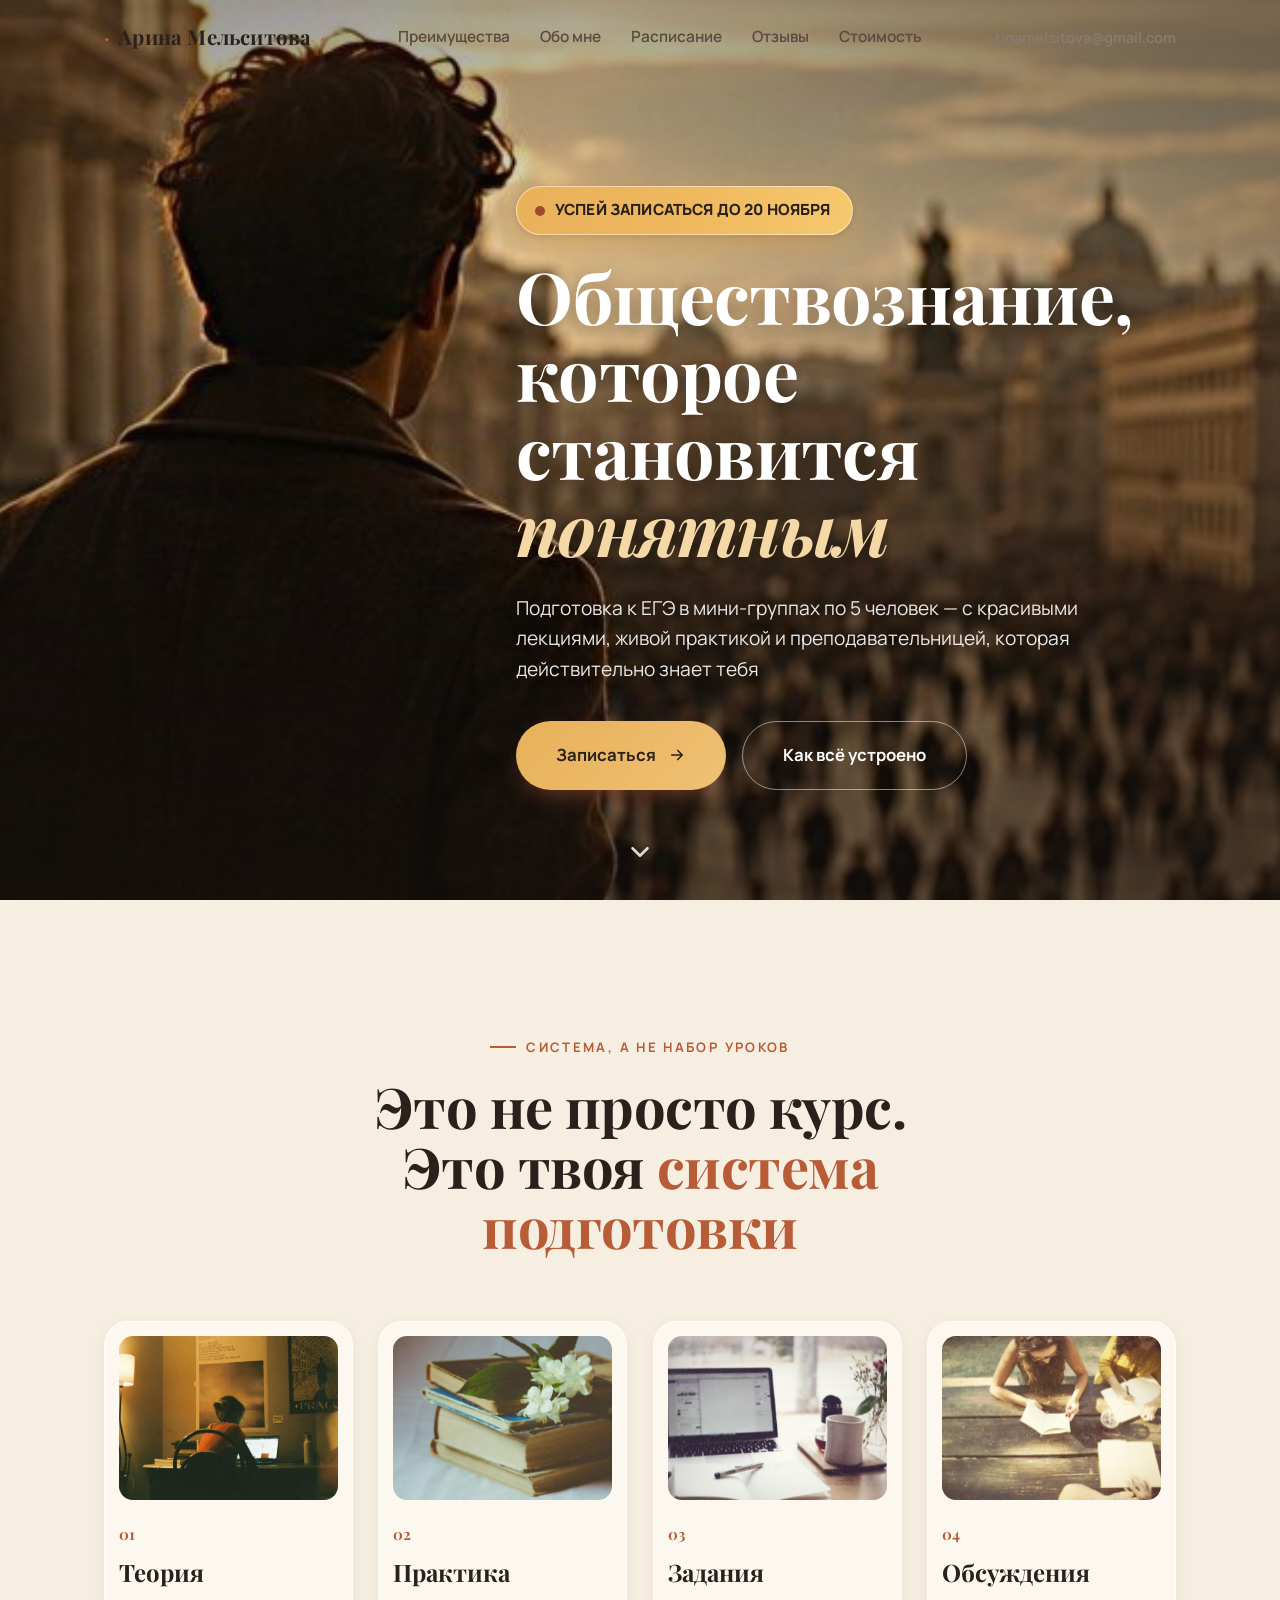
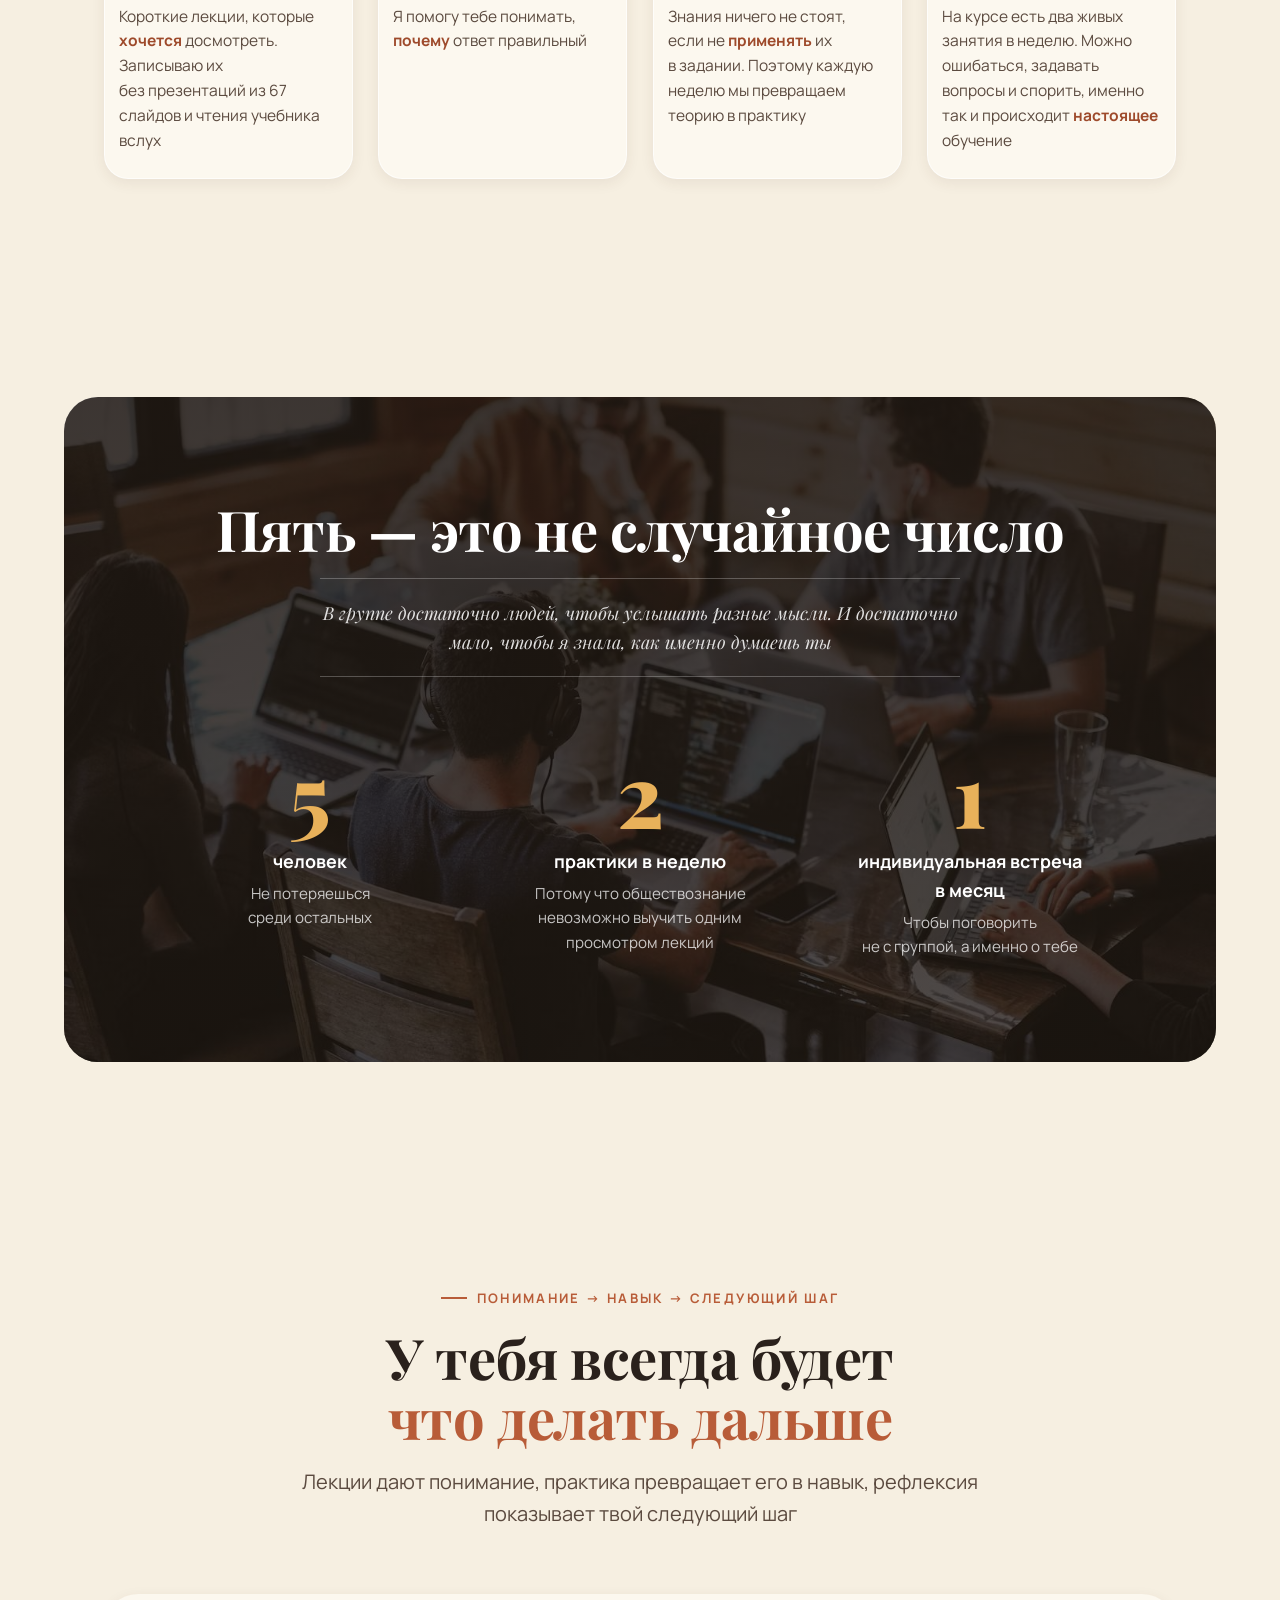
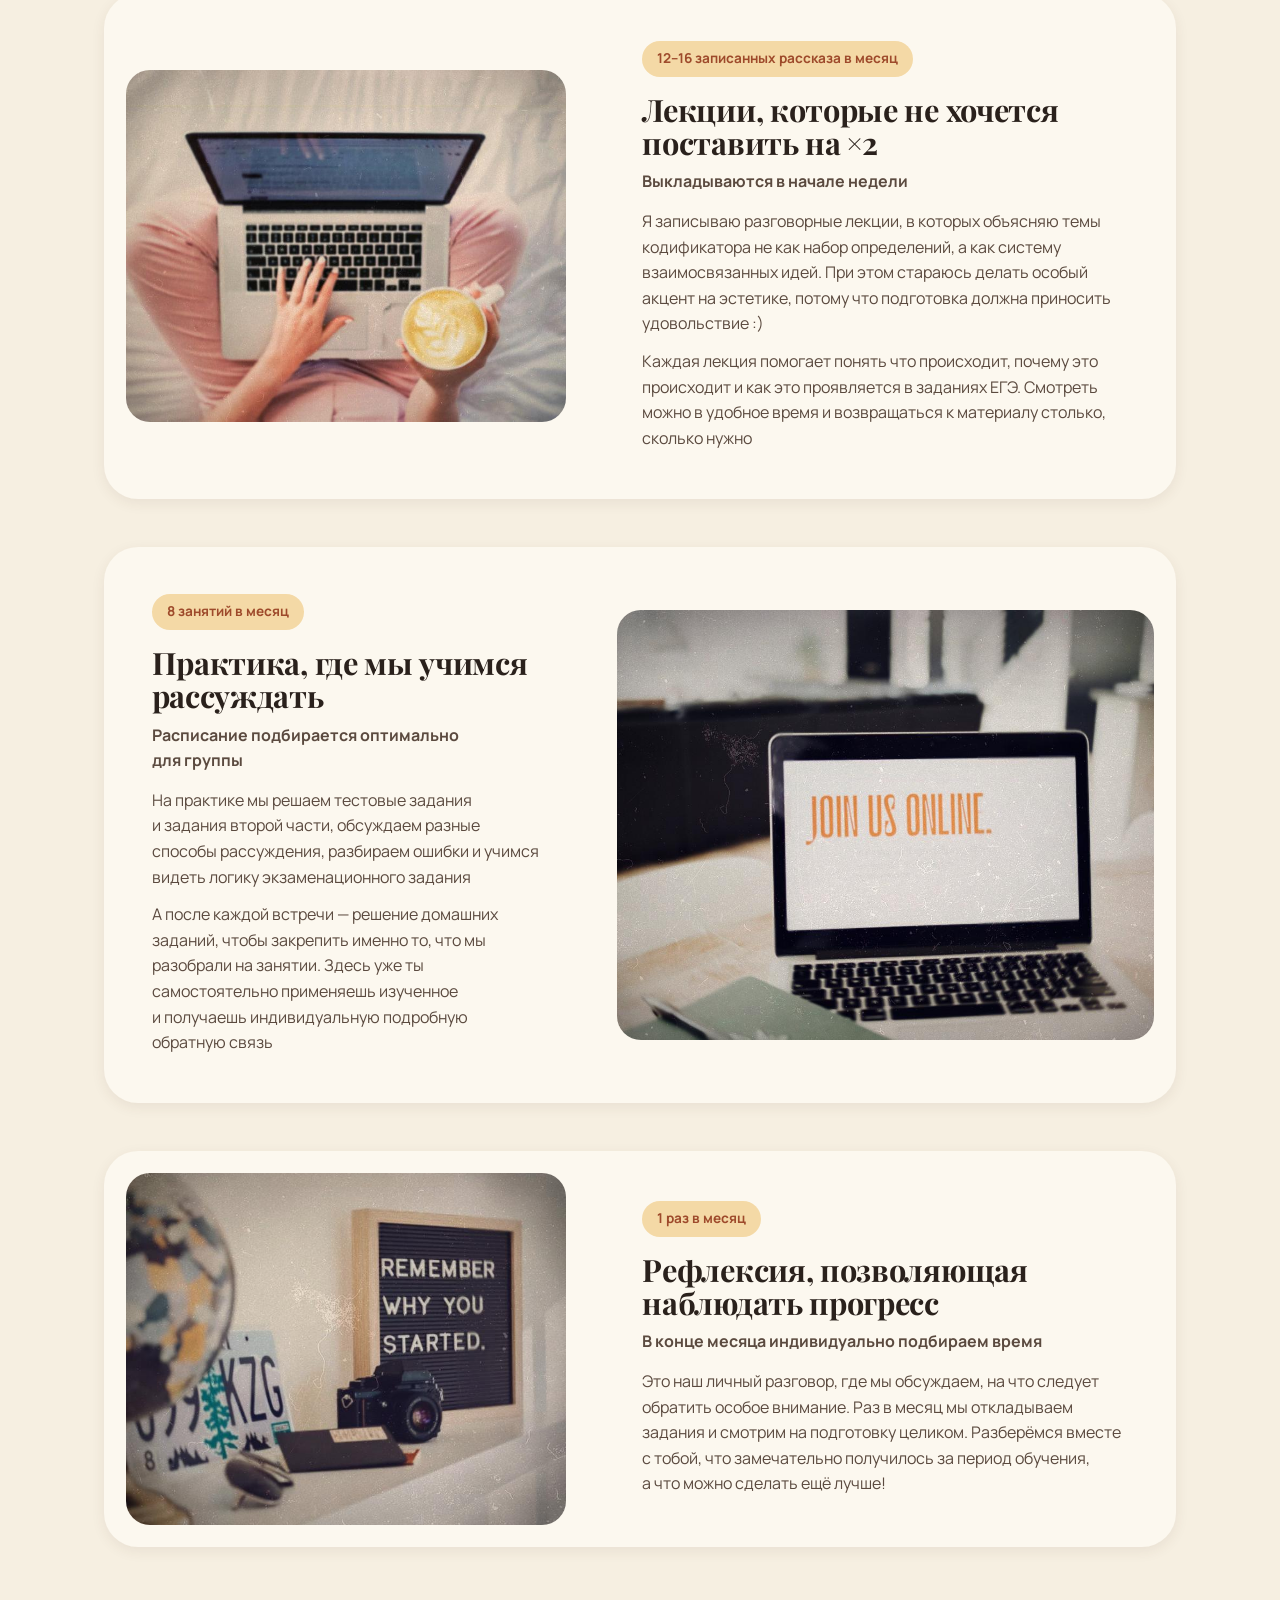
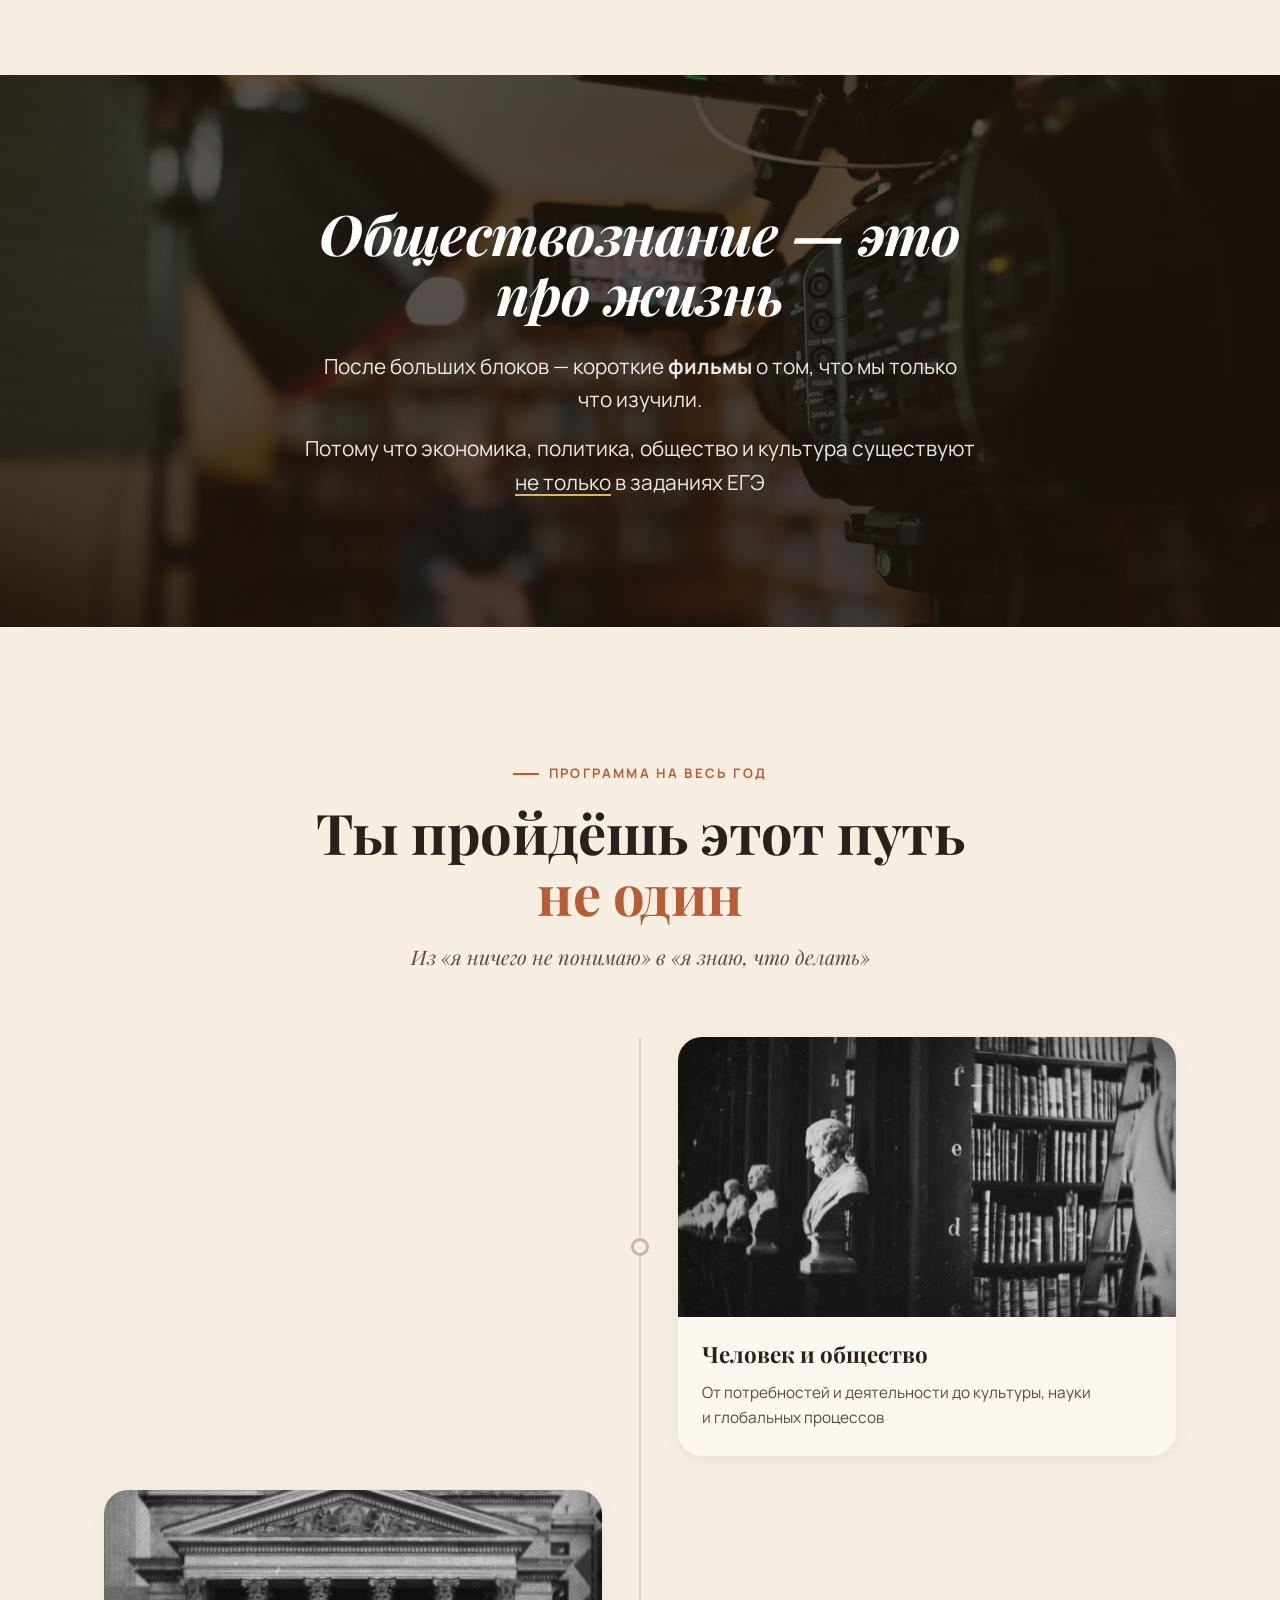
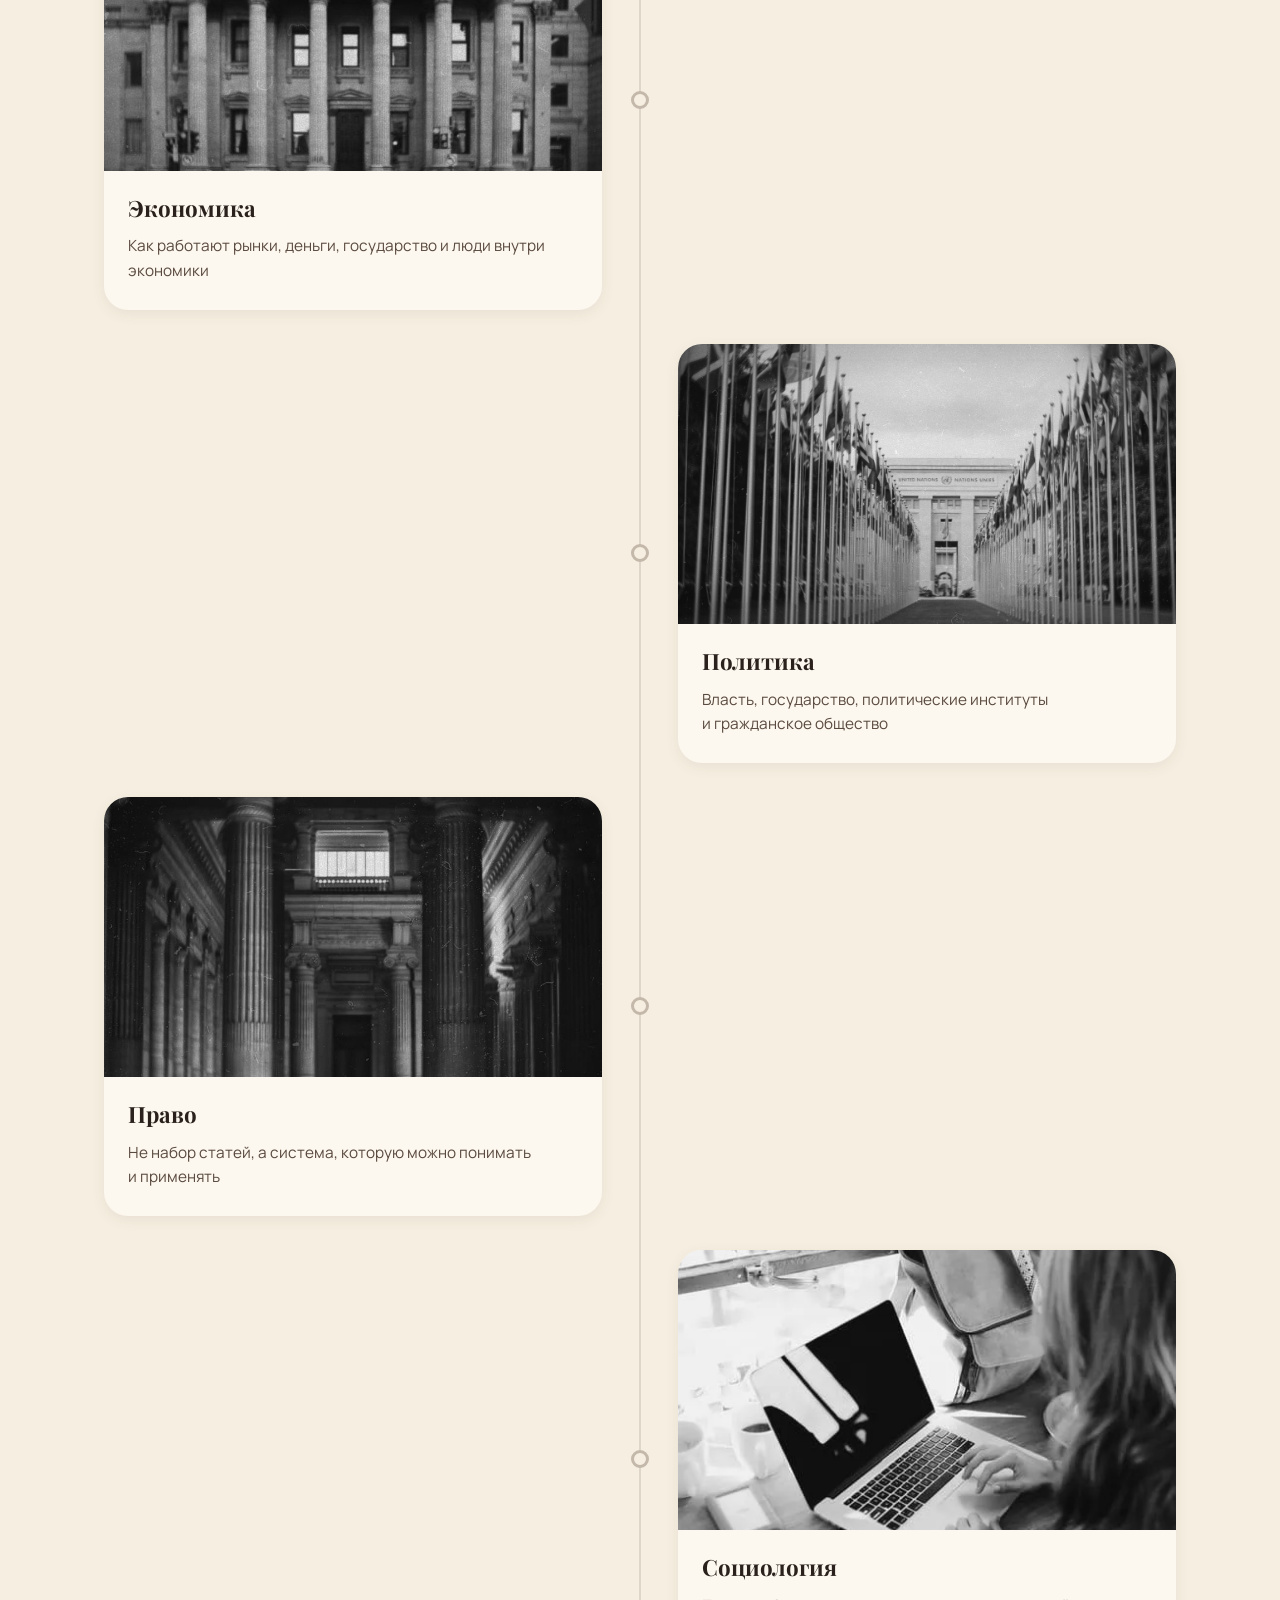
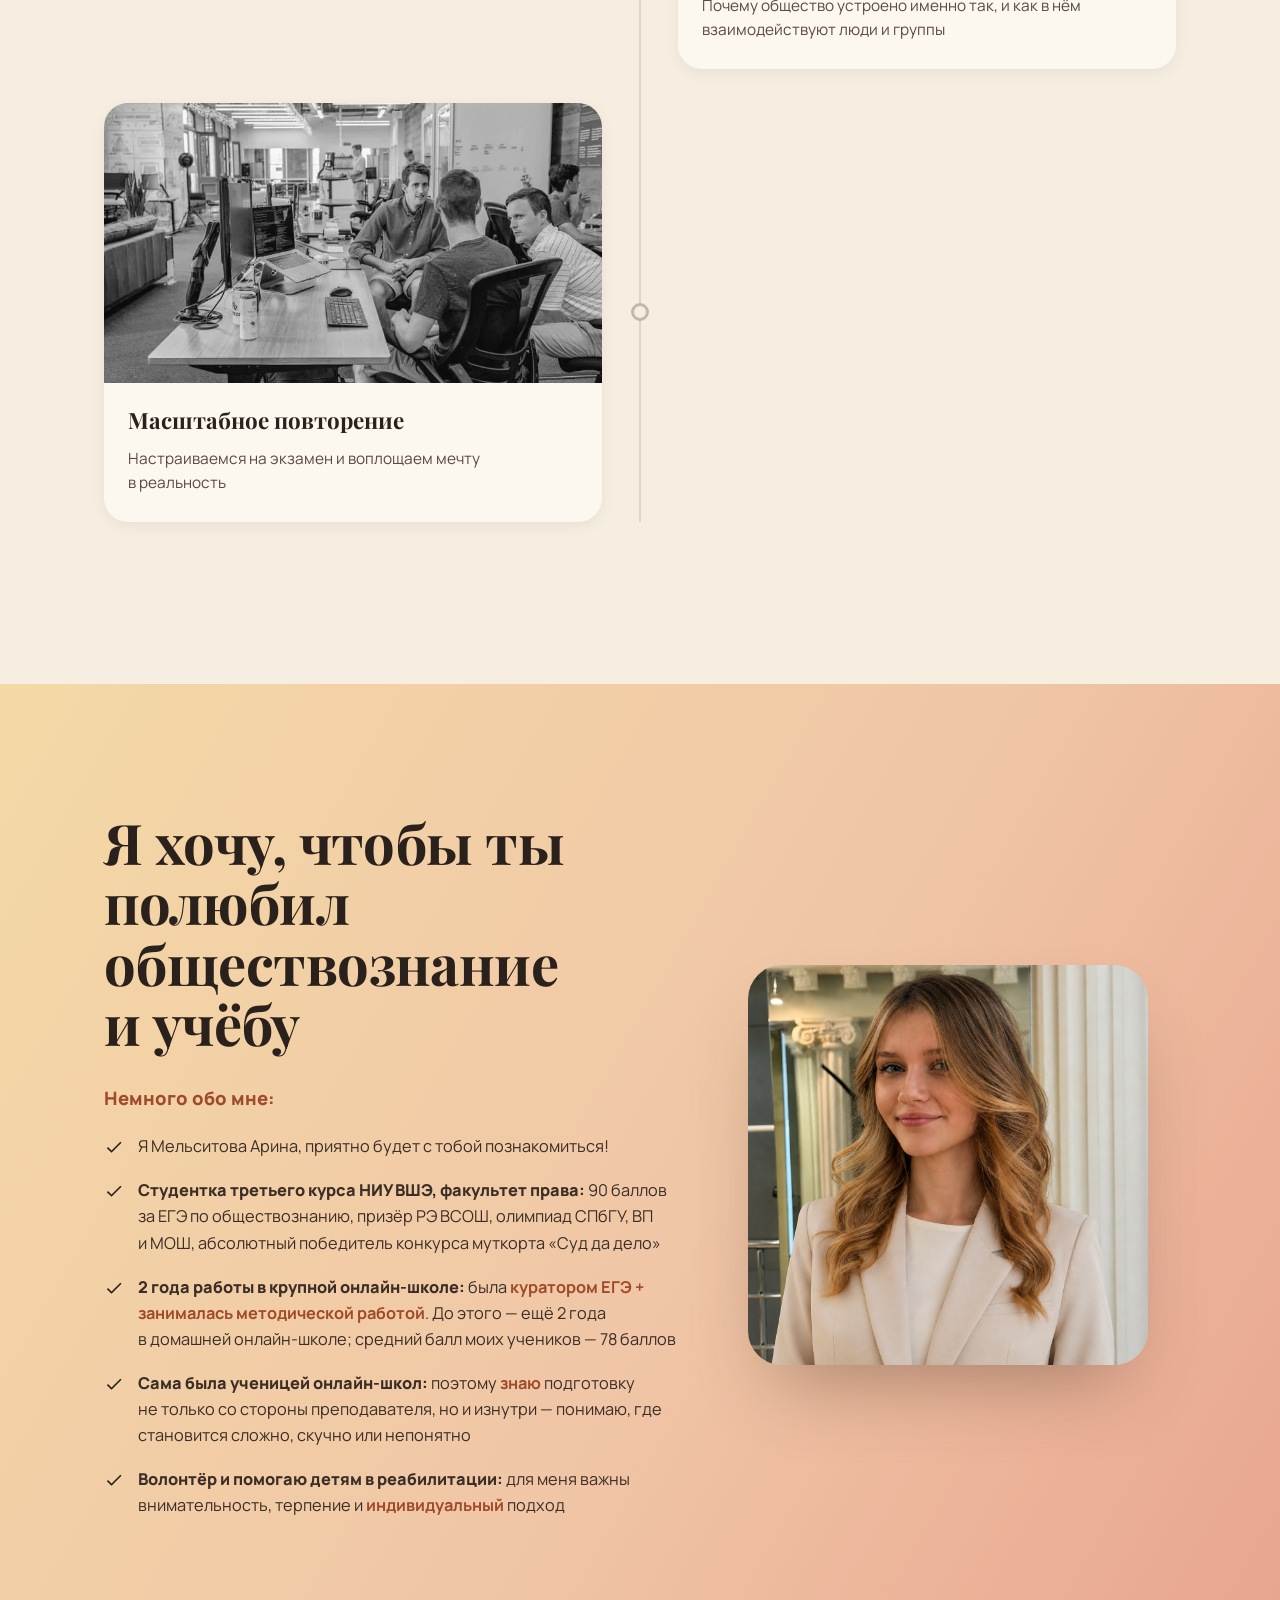
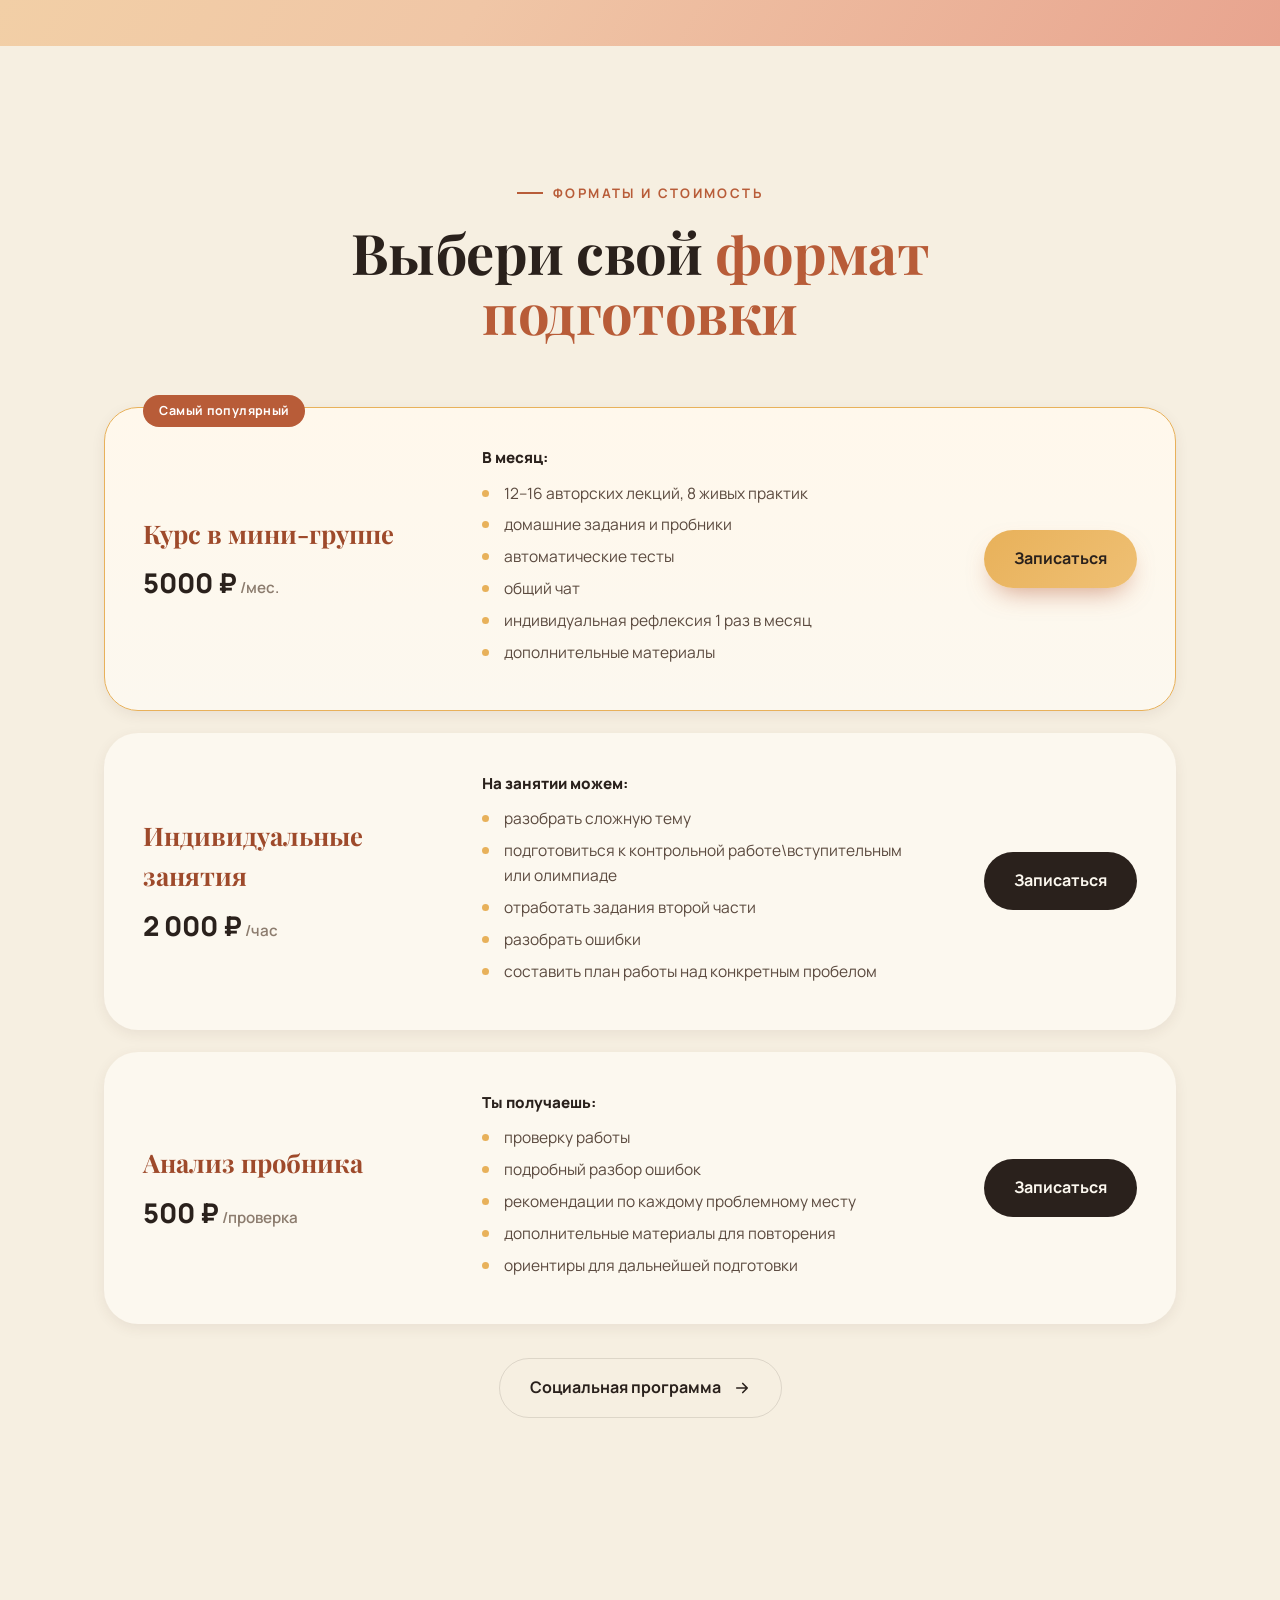
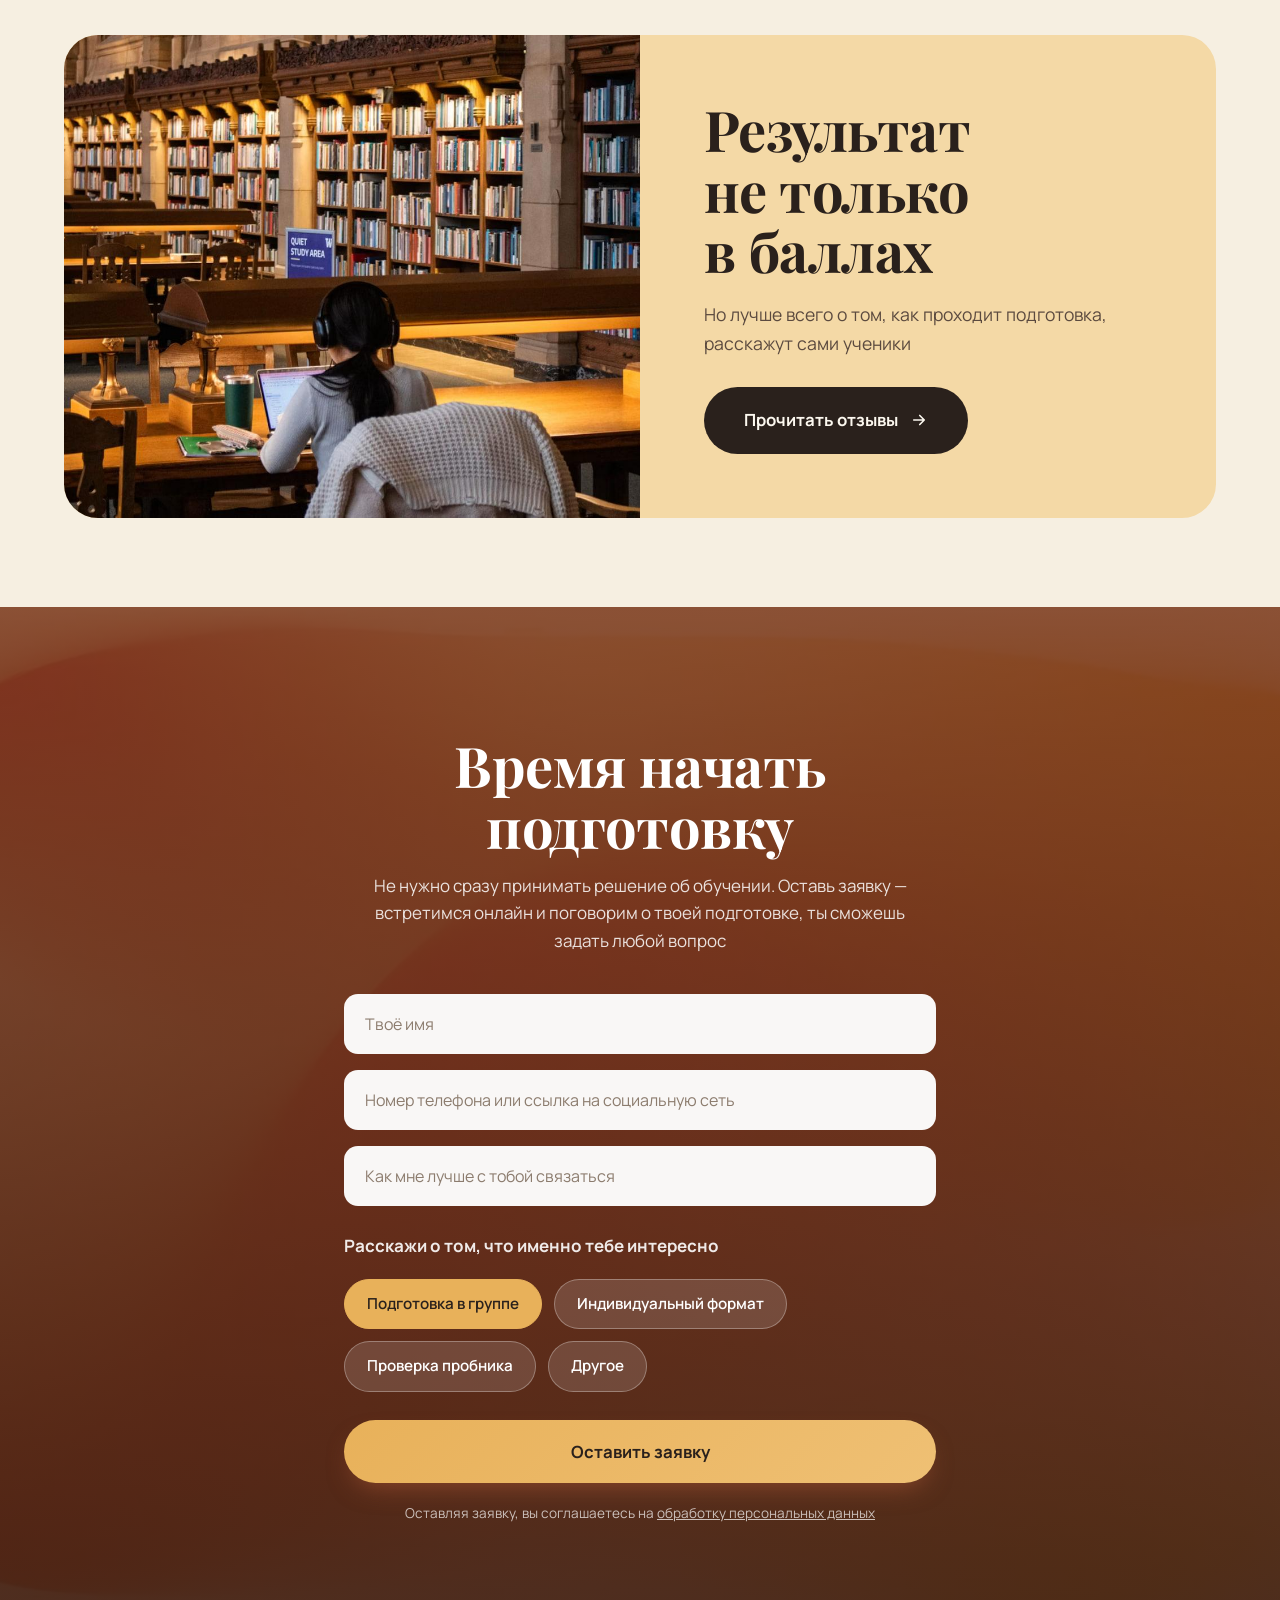
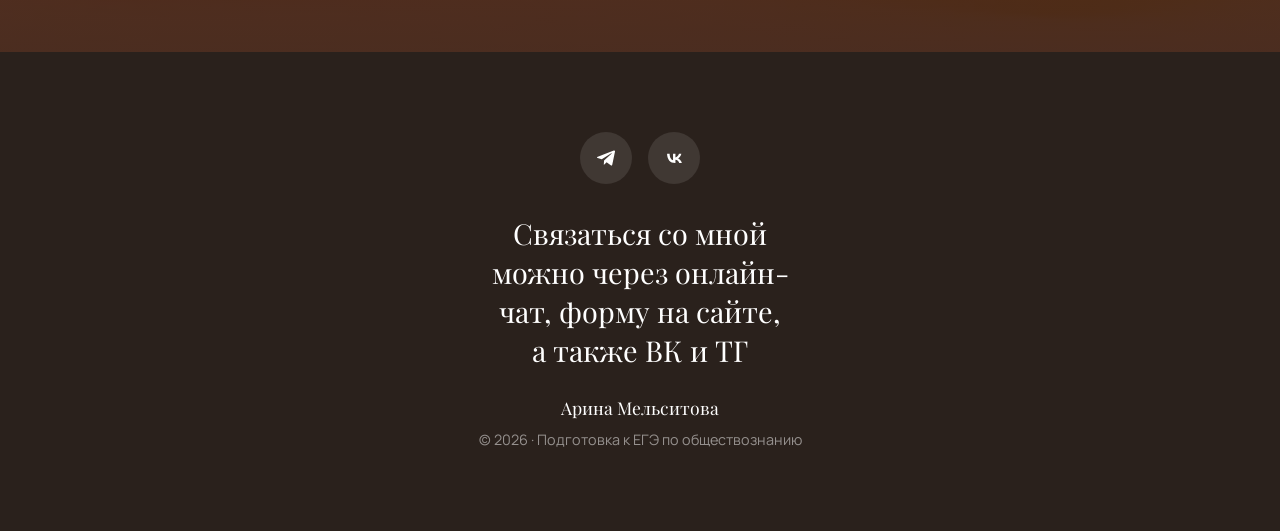
<file: index.html>
<!DOCTYPE html>
<html lang="ru">
<head>
  <meta charset="UTF-8" />
  <meta name="viewport" content="width=device-width, initial-scale=1.0" />
  <!-- Yandex.Metrika counter -->
  <script type="text/javascript">
    (function(m,e,t,r,i,k,a){
      m[i]=m[i]||function(){(m[i].a=m[i].a||[]).push(arguments)};
      m[i].l=1*new Date();
      for (var j = 0; j < document.scripts.length; j++) {if (document.scripts[j].src === r) { return; }}
      k=e.createElement(t),a=e.getElementsByTagName(t)[0],k.async=1,k.src=r,a.parentNode.insertBefore(k,a)
    })(window, document,'script','https://mc.yandex.ru/metrika/tag.js?id=113063867', 'ym');

    ym(113063867, 'init', {ssr:true, webvisor:true, clickmap:true, ecommerce:"dataLayer", referrer: document.referrer, url: location.href, accurateTrackBounce:true, trackLinks:true});
  </script>
  <!-- /Yandex.Metrika counter -->
  <title>Подготовка к ЕГЭ по обществознанию в мини-группах — Арина Мельситова</title>
  <meta name="description" content="Обществознание, которое становится понятным. Подготовка к ЕГЭ в мини-группах по 5 человек — красивые лекции, живая практика и преподавательница, которая действительно знает тебя." />

  <link rel="preconnect" href="https://fonts.googleapis.com" />
  <link rel="preconnect" href="https://fonts.gstatic.com" crossorigin />
  <link href="https://fonts.googleapis.com/css2?family=Manrope:wght@400;500;600;700;800&family=Playfair+Display:ital,wght@0,500;0,600;0,700;0,800;1,500;1,600&display=swap" rel="stylesheet" />
  <link rel="stylesheet" href="assets/css/style.css" />
  <script>document.documentElement.classList.add('js');</script>
</head>
<body>
  <noscript><div><img src="https://mc.yandex.ru/watch/113063867" style="position:absolute; left:-9999px;" alt="" /></div></noscript>

  <!-- Прогресс-бар прокрутки -->
  <div class="scroll-progress" aria-hidden="true"></div>

  <!-- ============================= ШАПКА ============================= -->
  <header class="header">
    <div class="header__inner">
      <a href="index.html" class="brand"><span class="dot">·</span> Арина Мельситова <span class="dot">·</span></a>
      <nav class="nav">
        <a href="#features">Преимущества</a>
        <a href="#about">Обо мне</a>
        <a href="#roadmap">Расписание</a>
        <a href="otzyvy.html">Отзывы</a>
        <a href="#pricing">Стоимость</a>
      </nav>
      <div class="header__cta">
        <a href="mailto:rinamelsitova@gmail.com" class="header__mail">rinamelsitova@gmail.com</a>
        <button class="burger" aria-label="Меню"><span></span><span></span><span></span></button>
      </div>
    </div>
  </header>

  <!-- Мобильное меню -->
  <div class="mobile-menu">
    <a href="#features">Преимущества</a>
    <a href="#about">Обо мне</a>
    <a href="#roadmap">Расписание</a>
    <a href="otzyvy.html">Отзывы</a>
    <a href="#pricing">Стоимость</a>
    <a href="#form" class="btn btn--primary">Записаться</a>
  </div>

  <!-- ============================= HERO ============================= -->
  <!-- BLOCK: hero — можно перемещать целиком -->
  <section class="hero" id="hero">
    <div class="hero__bg"><img src="assets/img/hero.jpg" alt="" /></div>
    <div class="hero__scrim"></div>
    <div class="hero__inner container">
      <div class="hero__content">
        <span class="hero__badge"><span class="hero__badge-dot"></span>Успей записаться до 20 ноября</span>
        <h1 class="display">
          <span class="reveal-line"><span>Обществознание,</span></span>
          <span class="reveal-line"><span>которое становится</span></span>
          <span class="reveal-line"><span><em>понятным</em></span></span>
        </h1>
        <p class="hero__sub">Подготовка к ЕГЭ в мини-группах по 5 человек — с красивыми лекциями, живой практикой и преподавательницей, которая действительно знает тебя</p>
        <div class="hero__actions">
          <a href="#form" class="btn btn--primary btn--lg">Записаться
            <svg width="18" height="18" viewBox="0 0 24 24" fill="none"><path d="M5 12h14M13 6l6 6-6 6" stroke="currentColor" stroke-width="2.2" stroke-linecap="round" stroke-linejoin="round"/></svg>
          </a>
          <a href="#features" class="btn btn--ghost btn--lg" style="color:#fff;border-color:rgba(255,255,255,.5)">Как всё устроено</a>
        </div>
      </div>
    </div>
    <a href="#features" class="hero__cue" aria-label="Вниз">
      <svg width="30" height="30" viewBox="0 0 24 24" fill="none"><path d="M6 9l6 6 6-6" stroke="currentColor" stroke-width="2" stroke-linecap="round" stroke-linejoin="round"/></svg>
    </a>
  </section>

  <!-- ============================= FEATURES ============================= -->
  <!-- BLOCK: features — «Это не просто курс» -->
  <section class="section" id="features">
    <div class="container">
      <div class="section-head section-head--center reveal">
        <span class="eyebrow">Система, а не набор уроков</span>
        <h2 class="display">Это не просто курс.<br>Это твоя <span class="text-rust">система подготовки</span></h2>
      </div>
      <div class="features-grid">
        <article class="feature-card reveal" data-delay="1">
          <div class="feature-card__media"><img src="assets/img/feat-theory.jpg" alt="Теория" /></div>
          <span class="feature-card__num">01</span>
          <h3>Теория</h3>
          <p>Короткие лекции, которые <b>хочется</b> досмотреть. Записываю их без презентаций из 67 слайдов и чтения учебника вслух</p>
        </article>
        <article class="feature-card reveal" data-delay="2">
          <div class="feature-card__media"><img src="assets/img/feat-practice.jpg" alt="Практика" /></div>
          <span class="feature-card__num">02</span>
          <h3>Практика</h3>
          <p>Я помогу тебе понимать, <b>почему</b> ответ правильный</p>
        </article>
        <article class="feature-card reveal" data-delay="3">
          <div class="feature-card__media"><img src="assets/img/feat-tasks.jpg" alt="Задания" /></div>
          <span class="feature-card__num">03</span>
          <h3>Задания</h3>
          <p>Знания ничего не стоят, если не <b>применять</b> их в задании. Поэтому каждую неделю мы превращаем теорию в практику</p>
        </article>
        <article class="feature-card reveal" data-delay="4">
          <div class="feature-card__media"><img src="assets/img/feat-discuss.jpg" alt="Обсуждения" /></div>
          <span class="feature-card__num">04</span>
          <h3>Обсуждения</h3>
          <p>На курсе есть два живых занятия в неделю. Можно ошибаться, задавать вопросы и спорить, именно так и происходит <b>настоящее</b> обучение</p>
        </article>
      </div>
    </div>
  </section>

  <!-- ============================= STATS ============================= -->
  <!-- BLOCK: stats — «Пять — не случайное число» -->
  <section class="section--tight">
    <div class="stats reveal">
      <div class="stats__bg"><img src="assets/img/five-bg.jpg" alt="" /></div>
      <div class="stats__inner">
        <h2 class="display">Пять — это не случайное число</h2>
        <p class="stats__quote">В группе достаточно людей, чтобы услышать разные мысли. И достаточно мало, чтобы я знала, как именно думаешь ты</p>
        <div class="stats__grid">
          <div class="stat">
            <div class="stat__num"><span data-count="5">0</span></div>
            <div class="stat__label">человек</div>
            <p class="stat__desc">Не потеряешься среди остальных</p>
          </div>
          <div class="stat">
            <div class="stat__num"><span data-count="2">0</span></div>
            <div class="stat__label">практики в неделю</div>
            <p class="stat__desc">Потому что обществознание невозможно выучить одним просмотром лекций</p>
          </div>
          <div class="stat">
            <div class="stat__num"><span data-count="1">0</span></div>
            <div class="stat__label">индивидуальная встреча в месяц</div>
            <p class="stat__desc">Чтобы поговорить не с группой, а именно о тебе</p>
          </div>
        </div>
      </div>
    </div>
  </section>

  <!-- ============================= STEPS ============================= -->
  <!-- BLOCK: steps — «У тебя всегда будет что делать дальше» -->
  <section class="section" id="steps">
    <div class="container">
      <div class="section-head section-head--center reveal">
        <span class="eyebrow">Понимание → навык → следующий шаг</span>
        <h2 class="display">У тебя всегда будет <span class="text-rust">что делать дальше</span></h2>
        <p class="lead" style="margin-inline:auto">Лекции дают понимание, практика превращает его в навык, рефлексия показывает твой следующий шаг</p>
      </div>
      <div class="steps">
        <article class="step-row reveal">
          <div class="step-row__media"><img src="assets/img/step-lectures.jpg" alt="Лекции" /></div>
          <div class="step-row__body">
            <span class="step-badge">12–16 записанных рассказа в месяц</span>
            <h3 class="display">Лекции, которые не хочется поставить на ×2</h3>
            <p class="step-row__tag">Выкладываются в начале недели</p>
            <p>Я записываю разговорные лекции, в которых объясняю темы кодификатора не как набор определений, а как систему взаимосвязанных идей. При этом стараюсь делать особый акцент на эстетике, потому что подготовка должна приносить удовольствие :)</p>
            <p>Каждая лекция помогает понять что происходит, почему это происходит и как это проявляется в заданиях ЕГЭ. Смотреть можно в удобное время и возвращаться к материалу столько, сколько нужно</p>
          </div>
        </article>
        <article class="step-row reveal">
          <div class="step-row__media"><img src="assets/img/step-practice.jpg" alt="Практика" /></div>
          <div class="step-row__body">
            <span class="step-badge">8 занятий в месяц</span>
            <h3 class="display">Практика, где мы учимся рассуждать</h3>
            <p class="step-row__tag">Расписание подбирается оптимально для группы</p>
            <p>На практике мы решаем тестовые задания и задания второй части, обсуждаем разные способы рассуждения, разбираем ошибки и учимся видеть логику экзаменационного задания</p>
            <p>А после каждой встречи — решение домашних заданий, чтобы закрепить именно то, что мы разобрали на занятии. Здесь уже ты самостоятельно применяешь изученное и получаешь индивидуальную подробную обратную связь</p>
          </div>
        </article>
        <article class="step-row reveal">
          <div class="step-row__media"><img src="assets/img/step-reflection.jpg" alt="Рефлексия" /></div>
          <div class="step-row__body">
            <span class="step-badge">1 раз в месяц</span>
            <h3 class="display">Рефлексия, позволяющая наблюдать прогресс</h3>
            <p class="step-row__tag">В конце месяца индивидуально подбираем время</p>
            <p>Это наш личный разговор, где мы обсуждаем, на что следует обратить особое внимание. Раз в месяц мы откладываем задания и смотрим на подготовку целиком. Разберёмся вместе с тобой, что замечательно получилось за период обучения, а что можно сделать ещё лучше!</p>
          </div>
        </article>
      </div>
    </div>
  </section>

  <!-- ============================= LIFE QUOTE ============================= -->
  <!-- BLOCK: life — «Обществознание — это про жизнь» -->
  <section class="section life">
    <div class="life__bg"><img src="assets/img/life-bg.jpg" alt="" /></div>
    <div class="life__inner container reveal">
      <h2 class="display">Обществознание — это про жизнь</h2>
      <p>После больших блоков — короткие <b>фильмы</b> о том, что мы только что изучили.</p>
      <p>Потому что экономика, политика, общество и культура существуют <u>не только</u> в заданиях ЕГЭ</p>
    </div>
  </section>

  <!-- ============================= ROADMAP ============================= -->
  <!-- BLOCK: roadmap — «Ты пройдёшь этот путь не один» -->
  <section class="section" id="roadmap">
    <div class="container">
      <div class="section-head section-head--center reveal">
        <span class="eyebrow">Программа на весь год</span>
        <h2 class="display">Ты пройдёшь этот путь <span class="text-rust">не один</span></h2>
        <p class="lead" style="margin-inline:auto;font-family:var(--font-display);font-style:italic">Из «я ничего не понимаю» в «я знаю, что делать»</p>
      </div>

      <div class="roadmap__track">
        <div class="road-line" aria-hidden="true"><div class="road-line__fill"></div></div>

        <div class="road-item">
          <div class="road-item__dot"></div>
          <div class="road-card">
            <div class="road-card__media"><img src="assets/img/road-1.jpg" alt="Человек и общество" /></div>
            <div class="road-card__body"><h3>Человек и общество</h3><p>От потребностей и деятельности до культуры, науки и глобальных процессов</p></div>
          </div>
        </div>

        <div class="road-item">
          <div class="road-item__dot"></div>
          <div class="road-card">
            <div class="road-card__media"><img src="assets/img/road-2.jpg" alt="Экономика" /></div>
            <div class="road-card__body"><h3>Экономика</h3><p>Как работают рынки, деньги, государство и люди внутри экономики</p></div>
          </div>
        </div>

        <div class="road-item">
          <div class="road-item__dot"></div>
          <div class="road-card">
            <div class="road-card__media"><img src="assets/img/road-4.jpg" alt="Политика" /></div>
            <div class="road-card__body"><h3>Политика</h3><p>Власть, государство, политические институты и гражданское общество</p></div>
          </div>
        </div>

        <div class="road-item">
          <div class="road-item__dot"></div>
          <div class="road-card">
            <div class="road-card__media"><img src="assets/img/road-3.jpg" alt="Право" /></div>
            <div class="road-card__body"><h3>Право</h3><p>Не набор статей, а система, которую можно понимать и применять</p></div>
          </div>
        </div>

        <div class="road-item">
          <div class="road-item__dot"></div>
          <div class="road-card">
            <div class="road-card__media"><img src="assets/img/road-5.webp" alt="Социология" /></div>
            <div class="road-card__body"><h3>Социология</h3><p>Почему общество устроено именно так, и как в нём взаимодействуют люди и группы</p></div>
          </div>
        </div>

        <div class="road-item">
          <div class="road-item__dot"></div>
          <div class="road-card">
            <div class="road-card__media"><img src="assets/img/road-6.webp" alt="Масштабное повторение" /></div>
            <div class="road-card__body"><h3>Масштабное повторение</h3><p>Настраиваемся на экзамен и воплощаем мечту в реальность</p></div>
          </div>
        </div>
      </div>
    </div>
  </section>

  <!-- ============================= ABOUT ============================= -->
  <!-- BLOCK: about — «Обо мне» -->
  <section class="section about" id="about">
    <div class="container about__inner">
      <div class="reveal-left">
        <h2 class="display">Я хочу, чтобы ты полюбил обществознание и учёбу</h2>
        <p class="about__sub">Немного обо мне:</p>
        <ul class="about-list">
          <li>Я Мельситова Арина, приятно будет с тобой познакомиться!</li>
          <li><span class="about__title">Студентка третьего курса НИУ ВШЭ, факультет права:</span> 90 баллов за ЕГЭ по обществознанию, призёр РЭ ВСОШ, олимпиад СПбГУ, ВП и МОШ, абсолютный победитель конкурса муткорта «Суд да дело»</li>
          <li><span class="about__title">2 года работы в крупной онлайн-школе:</span> была <b>куратором ЕГЭ + занималась методической работой</b>. До этого — ещё 2 года в домашней онлайн-школе; средний балл моих учеников — 78 баллов</li>
          <li><span class="about__title">Сама была ученицей онлайн-школ:</span> поэтому <b>знаю</b> подготовку не только со стороны преподавателя, но и изнутри — понимаю, где становится сложно, скучно или непонятно</li>
          <li><span class="about__title">Волонтёр и помогаю детям в реабилитации:</span> для меня важны внимательность, терпение и <b>индивидуальный</b> подход</li>
        </ul>
      </div>
      <div class="about__photo reveal-right">
        <img src="assets/img/arina.png" alt="Арина Мельситова" />
      </div>
    </div>
  </section>

  <!-- ============================= PRICING ============================= -->
  <!-- BLOCK: pricing — «Выбери свой формат подготовки» -->
  <section class="section" id="pricing">
    <div class="container">
      <div class="section-head section-head--center reveal">
        <span class="eyebrow">Форматы и стоимость</span>
        <h2 class="display">Выбери свой <span class="text-rust">формат подготовки</span></h2>
      </div>
      <div class="pricing-grid">

        <article class="price-card price-card--featured reveal">
          <span class="price-card__badge">Самый популярный</span>
          <div class="price-card__head">
            <h3>Курс в мини-группе</h3>
            <div class="price-card__price">5000 ₽<span> /мес.</span></div>
          </div>
          <div>
            <p class="price-card__list-title">В месяц:</p>
            <ul class="price-card__list">
              <li>12–16 авторских лекций, 8 живых практик</li>
              <li>домашние задания и пробники</li>
              <li>автоматические тесты</li>
              <li>общий чат</li>
              <li>индивидуальная рефлексия 1 раз в месяц</li>
              <li>дополнительные материалы</li>
            </ul>
          </div>
          <div class="price-card__cta"><a href="#form" class="btn btn--primary">Записаться</a></div>
        </article>

        <article class="price-card reveal">
          <div class="price-card__head">
            <h3>Индивидуальные занятия</h3>
            <div class="price-card__price">2 000 ₽<span> /час</span></div>
          </div>
          <div>
            <p class="price-card__list-title">На занятии можем:</p>
            <ul class="price-card__list">
              <li>разобрать сложную тему</li>
              <li>подготовиться к контрольной работе\вступительным или олимпиаде</li>
              <li>отработать задания второй части</li>
              <li>разобрать ошибки</li>
              <li>составить план работы над конкретным пробелом</li>
            </ul>
          </div>
          <div class="price-card__cta"><a href="#form" class="btn btn--dark">Записаться</a></div>
        </article>

        <article class="price-card reveal">
          <div class="price-card__head">
            <h3>Анализ пробника</h3>
            <div class="price-card__price">500 ₽<span> /проверка</span></div>
          </div>
          <div>
            <p class="price-card__list-title">Ты получаешь:</p>
            <ul class="price-card__list">
              <li>проверку работы</li>
              <li>подробный разбор ошибок</li>
              <li>рекомендации по каждому проблемному месту</li>
              <li>дополнительные материалы для повторения</li>
              <li>ориентиры для дальнейшей подготовки</li>
            </ul>
          </div>
          <div class="price-card__cta"><a href="#form" class="btn btn--dark">Записаться</a></div>
        </article>

      </div>
      <div class="pricing__social-link reveal">
        <a href="socialnaya-programma.html" class="btn btn--ghost">Социальная программа
          <svg width="18" height="18" viewBox="0 0 24 24" fill="none"><path d="M5 12h14M13 6l6 6-6 6" stroke="currentColor" stroke-width="2.2" stroke-linecap="round" stroke-linejoin="round"/></svg>
        </a>
      </div>
    </div>
  </section>

  <!-- ============================= RESULT / REVIEWS CTA ============================= -->
  <!-- BLOCK: result — «Результат не только в баллах» -->
  <section class="section--tight">
    <div class="result reveal">
      <div class="result__media"><img src="assets/img/library.jpg" alt="" /></div>
      <div class="result__body">
        <h2 class="display">Результат не только в баллах</h2>
        <p>Но лучше всего о том, как проходит подготовка, расскажут сами ученики</p>
        <a href="otzyvy.html" class="btn btn--dark btn--lg">Прочитать отзывы
          <svg width="18" height="18" viewBox="0 0 24 24" fill="none"><path d="M5 12h14M13 6l6 6-6 6" stroke="currentColor" stroke-width="2.2" stroke-linecap="round" stroke-linejoin="round"/></svg>
        </a>
      </div>
    </div>
  </section>

  <!-- ============================= FORM ============================= -->
  <!-- BLOCK: form — «Время начать подготовку» (интеграция Bitrix24 в main.js) -->
  <section class="section cta-form" id="form">
    <div class="cta-form__bg"><img src="assets/img/form-bg.jpg" alt="" /></div>
    <div class="cta-form__inner container reveal">
      <h2 class="display">Время начать подготовку</h2>
      <p class="cta-form__sub">Не нужно сразу принимать решение об обучении. Оставь заявку — встретимся онлайн и поговорим о твоей подготовке, ты сможешь задать любой вопрос</p>

      <!-- Заявки уходят в Formspree; поля названы и под Bitrix24 CRM (NAME, PHONE, CHANNEL, FORMAT) -->
      <form class="form" id="lead-form" action="https://formspree.io/f/xvkggozj" method="POST" novalidate>
        <input type="hidden" name="_subject" value="Новая заявка с сайта — обществознание" />
        <div class="field"><input type="text" name="NAME" placeholder="Твоё имя" required autocomplete="name" /></div>
        <div class="field"><input type="text" name="PHONE" placeholder="Номер телефона или ссылка на социальную сеть" required /></div>
        <div class="field"><input type="text" name="CHANNEL" placeholder="Как мне лучше с тобой связаться" /></div>

        <p class="form__radios-title">Расскажи о том, что именно тебе интересно</p>
        <div class="radio-pills">
          <label class="radio-pill"><input type="radio" name="FORMAT" value="Подготовка в группе" checked /><span>Подготовка в группе</span></label>
          <label class="radio-pill"><input type="radio" name="FORMAT" value="Индивидуальный формат" /><span>Индивидуальный формат</span></label>
          <label class="radio-pill"><input type="radio" name="FORMAT" value="Проверка пробника" /><span>Проверка пробника</span></label>
          <label class="radio-pill"><input type="radio" name="FORMAT" value="Другое" /><span>Другое</span></label>
        </div>

        <button type="submit" class="btn btn--primary btn--block btn--lg">Оставить заявку</button>
        <p class="form__consent">Оставляя заявку, вы соглашаетесь на <a href="https://docs.google.com/document/d/19jVnone6BoukVJ89dYLl6tSSGaQlCAhGoYC3UQejmrg/preview" target="_blank" rel="noopener">обработку персональных данных</a></p>
      </form>

      <div class="form__success">
        <h3>Спасибо! Заявка отправлена</h3>
        <p>Я свяжусь с тобой в ближайшее время. А пока можешь написать мне в Telegram или ВК :)</p>
      </div>
    </div>
  </section>

  <!-- ============================= ПОДВАЛ ============================= -->
  <footer class="footer">
    <div class="footer__socials">
      <a href="https://t.me/suns4ines" target="_blank" rel="noopener" aria-label="Telegram"><svg viewBox="0 0 24 24"><path d="M9.78 18.65l.28-4.23 7.68-6.92c.34-.31-.07-.46-.52-.19L7.74 13.3 3.64 12c-.88-.25-.89-.86.2-1.3l15.97-6.16c.73-.33 1.43.18 1.15 1.3l-2.72 12.81c-.19.91-.74 1.13-1.5.71l-4.14-3.05-1.99 1.93c-.23.23-.42.42-.83.42z"/></svg></a>
      <a href="https://vk.ru/amelsitova2" target="_blank" rel="noopener" aria-label="ВКонтакте"><svg viewBox="0 0 24 24"><path d="M13.16 17.03c-5.06 0-7.95-3.47-8.07-9.24h2.54c.08 4.23 1.94 6.02 3.42 6.39V7.79h2.39v3.66c1.46-.16 2.99-1.82 3.51-3.66h2.39c-.4 2.27-2.06 3.93-3.24 4.61 1.18.55 3.07 2 3.79 4.63h-2.63c-.56-1.75-1.96-3.11-3.82-3.29v3.29z"/></svg></a>
    </div>
    <p class="footer__text">Связаться со мной можно через онлайн-чат, форму на сайте, а также ВК и ТГ</p>
    <p class="footer__brand">Арина Мельситова</p>
    <p class="footer__copy">© 2026 · Подготовка к ЕГЭ по обществознанию</p>
  </footer>

  <!-- Плавающая кнопка -->
  <a href="#form" class="fab">Записаться
    <svg width="16" height="16" viewBox="0 0 24 24" fill="none"><path d="M5 12h14M13 6l6 6-6 6" stroke="currentColor" stroke-width="2.4" stroke-linecap="round" stroke-linejoin="round"/></svg>
  </a>

  <script src="assets/js/main.js"></script>

  <!-- Виджет Bitrix24 «Связаться» (цвет/позиция настраиваются в панели Bitrix24) -->
  <script>
    (function(w,d,u){
      var s=d.createElement('script');s.async=true;s.src=u+'?'+(Date.now()/60000|0);
      var h=d.getElementsByTagName('script')[0];h.parentNode.insertBefore(s,h);
    })(window,document,'https://cdn-ru.bitrix24.ru/b38894660/crm/site_button/loader_1_pqqqba.js');
  </script>
</body>
</html>
</file>
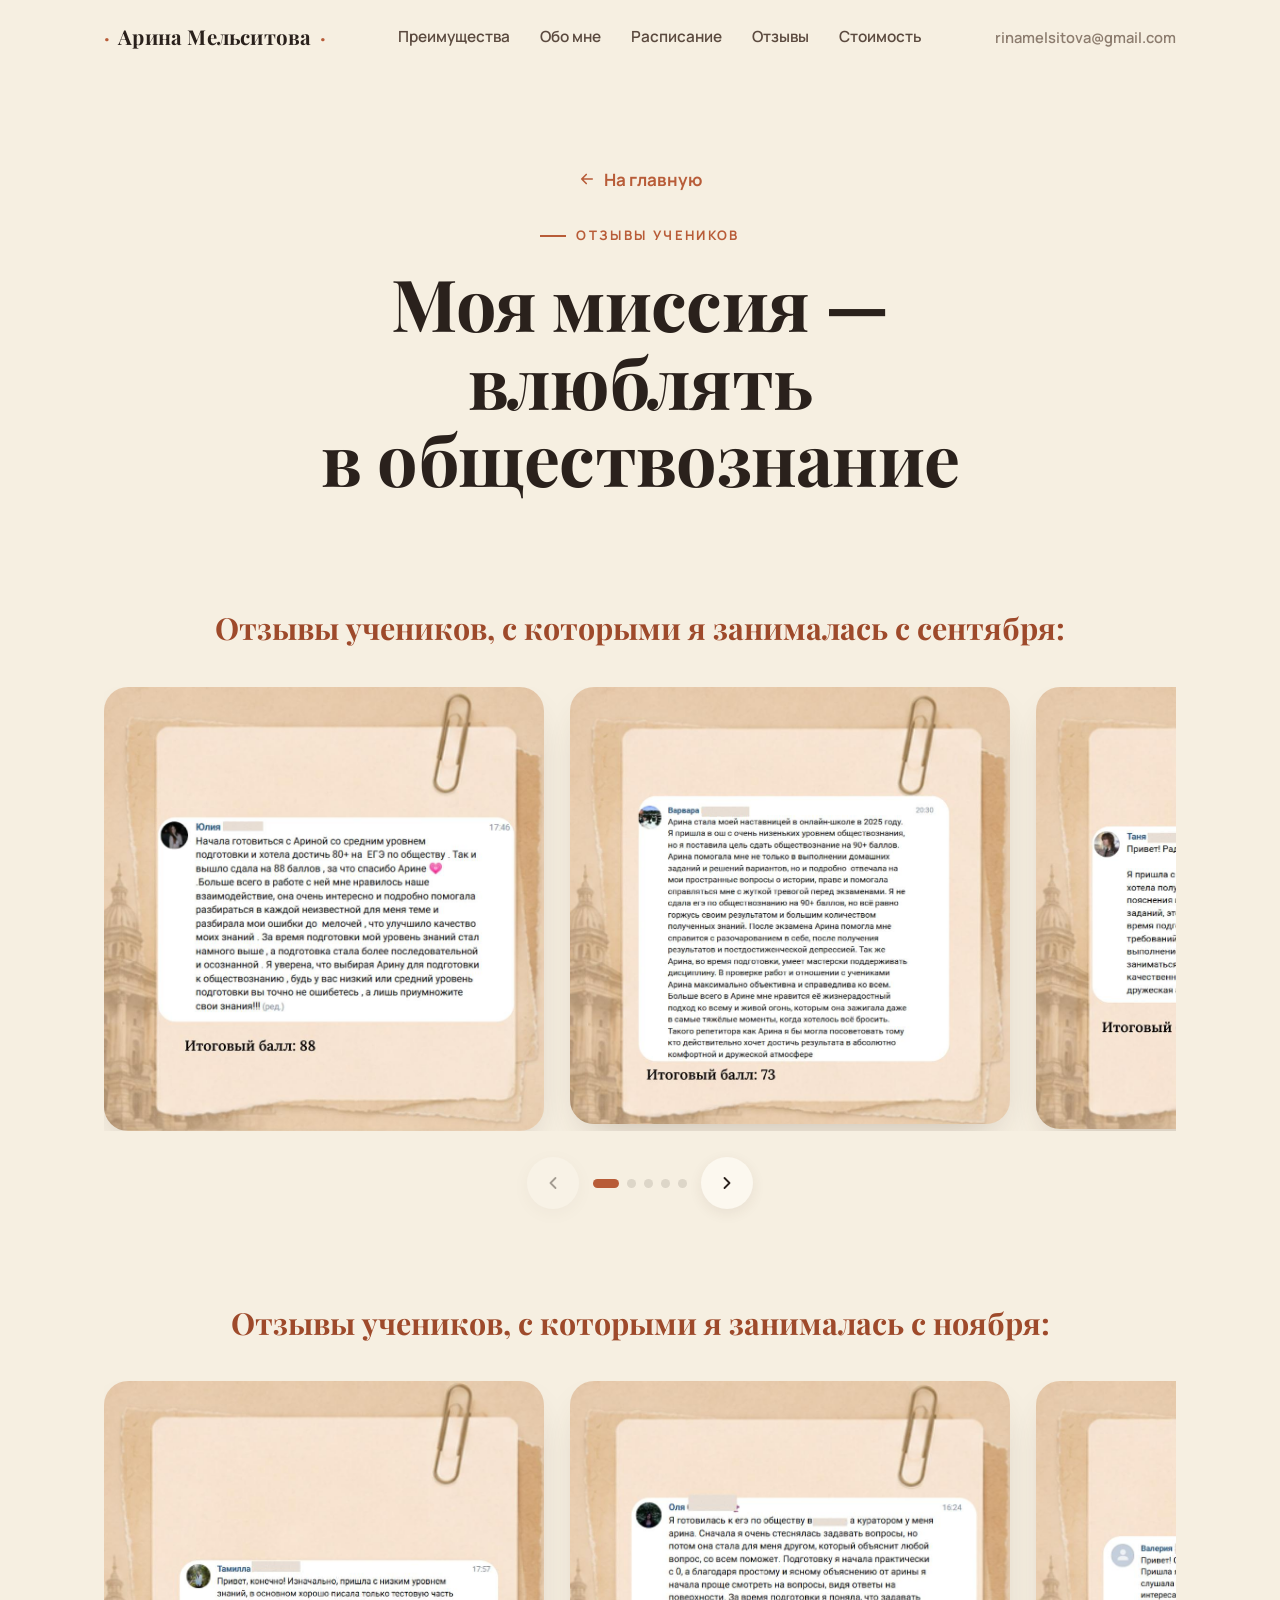
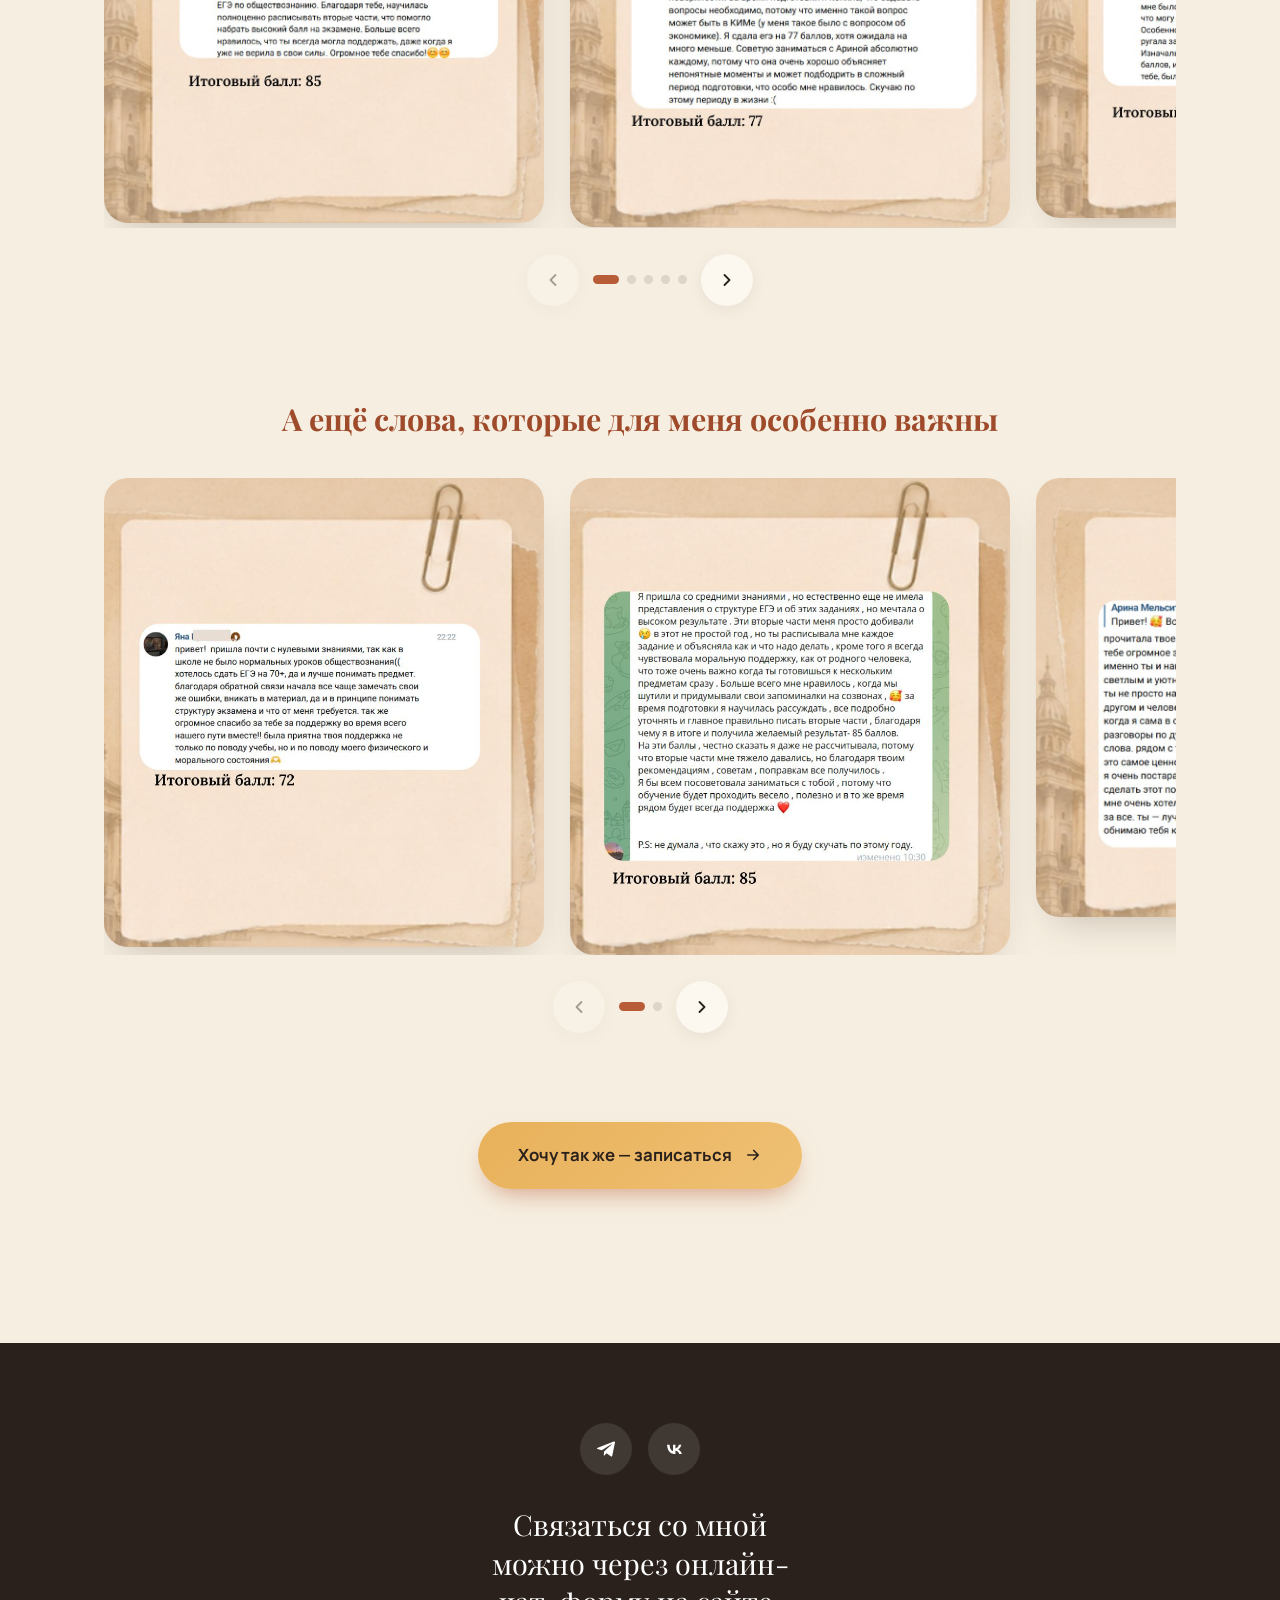
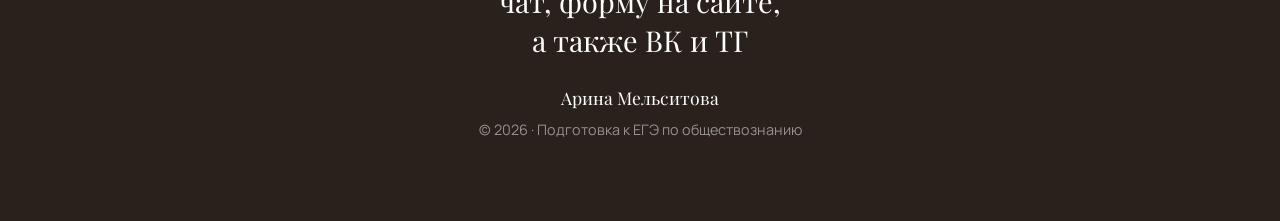
<file: otzyvy.html>
<!DOCTYPE html>
<html lang="ru">
<head>
  <meta charset="UTF-8" />
  <meta name="viewport" content="width=device-width, initial-scale=1.0" />
  <!-- Yandex.Metrika counter -->
  <script type="text/javascript">
    (function(m,e,t,r,i,k,a){
      m[i]=m[i]||function(){(m[i].a=m[i].a||[]).push(arguments)};
      m[i].l=1*new Date();
      for (var j = 0; j < document.scripts.length; j++) {if (document.scripts[j].src === r) { return; }}
      k=e.createElement(t),a=e.getElementsByTagName(t)[0],k.async=1,k.src=r,a.parentNode.insertBefore(k,a)
    })(window, document,'script','https://mc.yandex.ru/metrika/tag.js?id=113063867', 'ym');

    ym(113063867, 'init', {ssr:true, webvisor:true, clickmap:true, ecommerce:"dataLayer", referrer: document.referrer, url: location.href, accurateTrackBounce:true, trackLinks:true});
  </script>
  <!-- /Yandex.Metrika counter -->
  <title>Отзывы учеников — Арина Мельситова</title>
  <meta name="description" content="Моя миссия — влюблять в обществознание. Отзывы учеников о подготовке к ЕГЭ." />
  <link rel="preconnect" href="https://fonts.googleapis.com" />
  <link rel="preconnect" href="https://fonts.gstatic.com" crossorigin />
  <link href="https://fonts.googleapis.com/css2?family=Manrope:wght@400;500;600;700;800&family=Playfair+Display:ital,wght@0,500;0,600;0,700;0,800;1,500;1,600&display=swap" rel="stylesheet" />
  <link rel="stylesheet" href="assets/css/style.css" />
  <script>document.documentElement.classList.add('js');</script>
</head>
<body>
  <noscript><div><img src="https://mc.yandex.ru/watch/113063867" style="position:absolute; left:-9999px;" alt="" /></div></noscript>
  <div class="scroll-progress" aria-hidden="true"></div>

  <header class="header">
    <div class="header__inner">
      <a href="index.html" class="brand"><span class="dot">·</span> Арина Мельситова <span class="dot">·</span></a>
      <nav class="nav">
        <a href="index.html#features">Преимущества</a>
        <a href="index.html#about">Обо мне</a>
        <a href="index.html#roadmap">Расписание</a>
        <a href="otzyvy.html">Отзывы</a>
        <a href="index.html#pricing">Стоимость</a>
      </nav>
      <div class="header__cta">
        <a href="mailto:rinamelsitova@gmail.com" class="header__mail">rinamelsitova@gmail.com</a>
        <button class="burger" aria-label="Меню"><span></span><span></span><span></span></button>
      </div>
    </div>
  </header>
  <div class="mobile-menu">
    <a href="index.html#features">Преимущества</a>
    <a href="index.html#about">Обо мне</a>
    <a href="index.html#roadmap">Расписание</a>
    <a href="otzyvy.html">Отзывы</a>
    <a href="index.html#pricing">Стоимость</a>
    <a href="index.html#form" class="btn btn--primary">Записаться</a>
  </div>

  <!-- ============================= ЗАГОЛОВОК ============================= -->
  <section class="page-hero container">
    <a href="index.html" class="back-link reveal">
      <svg width="18" height="18" viewBox="0 0 24 24" fill="none"><path d="M19 12H5M11 6l-6 6 6 6" stroke="currentColor" stroke-width="2.2" stroke-linecap="round" stroke-linejoin="round"/></svg>
      На главную
    </a>
    <div class="reveal">
      <span class="eyebrow">Отзывы учеников</span>
      <h1 class="display">Моя миссия — влюблять в обществознание</h1>
    </div>
  </section>

  <!-- ============================= ГРУППА 1 ============================= -->
  <section class="section--tight">
    <div class="container">
      <div class="rev-group reveal">
        <h2 class="rev-group__title">Отзывы учеников, с которыми я занималась с сентября:</h2>
        <div class="slider" data-slider>
          <div class="slider__viewport">
            <div class="slider__track">
              <div class="slide"><img src="assets/img/reviews/rev-01.jpg" alt="Отзыв ученицы" loading="lazy" /></div>
              <div class="slide"><img src="assets/img/reviews/rev-02.jpg" alt="Отзыв ученицы" loading="lazy" /></div>
              <div class="slide"><img src="assets/img/reviews/rev-03.jpg" alt="Отзыв ученицы" loading="lazy" /></div>
              <div class="slide"><img src="assets/img/reviews/rev-04.jpg" alt="Отзыв ученицы" loading="lazy" /></div>
              <div class="slide"><img src="assets/img/reviews/rev-05.jpg" alt="Отзыв ученицы" loading="lazy" /></div>
              <div class="slide"><img src="assets/img/reviews/rev-06.jpg" alt="Отзыв ученицы" loading="lazy" /></div>
            </div>
          </div>
          <div class="slider__nav">
            <button class="slider__btn" data-prev aria-label="Назад"><svg width="20" height="20" viewBox="0 0 24 24" fill="none"><path d="M15 6l-6 6 6 6" stroke="currentColor" stroke-width="2.2" stroke-linecap="round" stroke-linejoin="round"/></svg></button>
            <div class="slider__dots"></div>
            <button class="slider__btn" data-next aria-label="Вперёд"><svg width="20" height="20" viewBox="0 0 24 24" fill="none"><path d="M9 6l6 6-6 6" stroke="currentColor" stroke-width="2.2" stroke-linecap="round" stroke-linejoin="round"/></svg></button>
          </div>
        </div>
      </div>

      <!-- ============================= ГРУППА 2 ============================= -->
      <div class="rev-group reveal">
        <h2 class="rev-group__title">Отзывы учеников, с которыми я занималась с ноября:</h2>
        <div class="slider" data-slider>
          <div class="slider__viewport">
            <div class="slider__track">
              <div class="slide"><img src="assets/img/reviews/rev-07.jpg" alt="Отзыв ученицы" loading="lazy" /></div>
              <div class="slide"><img src="assets/img/reviews/rev-08.jpg" alt="Отзыв ученицы" loading="lazy" /></div>
              <div class="slide"><img src="assets/img/reviews/rev-09.jpg" alt="Отзыв ученицы" loading="lazy" /></div>
              <div class="slide"><img src="assets/img/reviews/rev-10.jpg" alt="Отзыв ученицы" loading="lazy" /></div>
              <div class="slide"><img src="assets/img/reviews/rev-11.jpg" alt="Отзыв ученицы" loading="lazy" /></div>
              <div class="slide"><img src="assets/img/reviews/rev-12.jpg" alt="Отзыв ученицы" loading="lazy" /></div>
            </div>
          </div>
          <div class="slider__nav">
            <button class="slider__btn" data-prev aria-label="Назад"><svg width="20" height="20" viewBox="0 0 24 24" fill="none"><path d="M15 6l-6 6 6 6" stroke="currentColor" stroke-width="2.2" stroke-linecap="round" stroke-linejoin="round"/></svg></button>
            <div class="slider__dots"></div>
            <button class="slider__btn" data-next aria-label="Вперёд"><svg width="20" height="20" viewBox="0 0 24 24" fill="none"><path d="M9 6l6 6-6 6" stroke="currentColor" stroke-width="2.2" stroke-linecap="round" stroke-linejoin="round"/></svg></button>
          </div>
        </div>
      </div>

      <!-- ============================= ГРУППА 3 ============================= -->
      <div class="rev-group reveal">
        <h2 class="rev-group__title">А ещё слова, которые для меня особенно важны</h2>
        <div class="slider" data-slider>
          <div class="slider__viewport">
            <div class="slider__track">
              <div class="slide"><img src="assets/img/reviews/rev-13.jpg" alt="Отзыв ученицы" loading="lazy" /></div>
              <div class="slide"><img src="assets/img/reviews/rev-14.jpg" alt="Отзыв ученицы" loading="lazy" /></div>
              <div class="slide"><img src="assets/img/reviews/rev-15.jpg" alt="Отзыв ученицы" loading="lazy" /></div>
            </div>
          </div>
          <div class="slider__nav">
            <button class="slider__btn" data-prev aria-label="Назад"><svg width="20" height="20" viewBox="0 0 24 24" fill="none"><path d="M15 6l-6 6 6 6" stroke="currentColor" stroke-width="2.2" stroke-linecap="round" stroke-linejoin="round"/></svg></button>
            <div class="slider__dots"></div>
            <button class="slider__btn" data-next aria-label="Вперёд"><svg width="20" height="20" viewBox="0 0 24 24" fill="none"><path d="M9 6l6 6-6 6" stroke="currentColor" stroke-width="2.2" stroke-linecap="round" stroke-linejoin="round"/></svg></button>
          </div>
        </div>
      </div>

      <div class="section-head section-head--center reveal" style="margin-top:20px">
        <a href="index.html#form" class="btn btn--primary btn--lg">Хочу так же — записаться
          <svg width="18" height="18" viewBox="0 0 24 24" fill="none"><path d="M5 12h14M13 6l6 6-6 6" stroke="currentColor" stroke-width="2.2" stroke-linecap="round" stroke-linejoin="round"/></svg>
        </a>
      </div>
    </div>
  </section>

  <footer class="footer">
    <div class="footer__socials">
      <a href="https://t.me/suns4ines" target="_blank" rel="noopener" aria-label="Telegram"><svg viewBox="0 0 24 24"><path d="M9.78 18.65l.28-4.23 7.68-6.92c.34-.31-.07-.46-.52-.19L7.74 13.3 3.64 12c-.88-.25-.89-.86.2-1.3l15.97-6.16c.73-.33 1.43.18 1.15 1.3l-2.72 12.81c-.19.91-.74 1.13-1.5.71l-4.14-3.05-1.99 1.93c-.23.23-.42.42-.83.42z"/></svg></a>
      <a href="https://vk.ru/amelsitova2" target="_blank" rel="noopener" aria-label="ВКонтакте"><svg viewBox="0 0 24 24"><path d="M13.16 17.03c-5.06 0-7.95-3.47-8.07-9.24h2.54c.08 4.23 1.94 6.02 3.42 6.39V7.79h2.39v3.66c1.46-.16 2.99-1.82 3.51-3.66h2.39c-.4 2.27-2.06 3.93-3.24 4.61 1.18.55 3.07 2 3.79 4.63h-2.63c-.56-1.75-1.96-3.11-3.82-3.29v3.29z"/></svg></a>
    </div>
    <p class="footer__text">Связаться со мной можно через онлайн-чат, форму на сайте, а также ВК и ТГ</p>
    <p class="footer__brand">Арина Мельситова</p>
    <p class="footer__copy">© 2026 · Подготовка к ЕГЭ по обществознанию</p>
  </footer>

  <script src="assets/js/main.js"></script>

  <!-- Виджет Bitrix24 «Связаться» (цвет/позиция настраиваются в панели Bitrix24) -->
  <script>
    (function(w,d,u){
      var s=d.createElement('script');s.async=true;s.src=u+'?'+(Date.now()/60000|0);
      var h=d.getElementsByTagName('script')[0];h.parentNode.insertBefore(s,h);
    })(window,document,'https://cdn-ru.bitrix24.ru/b38894660/crm/site_button/loader_1_pqqqba.js');
  </script>
</body>
</html>
</file>
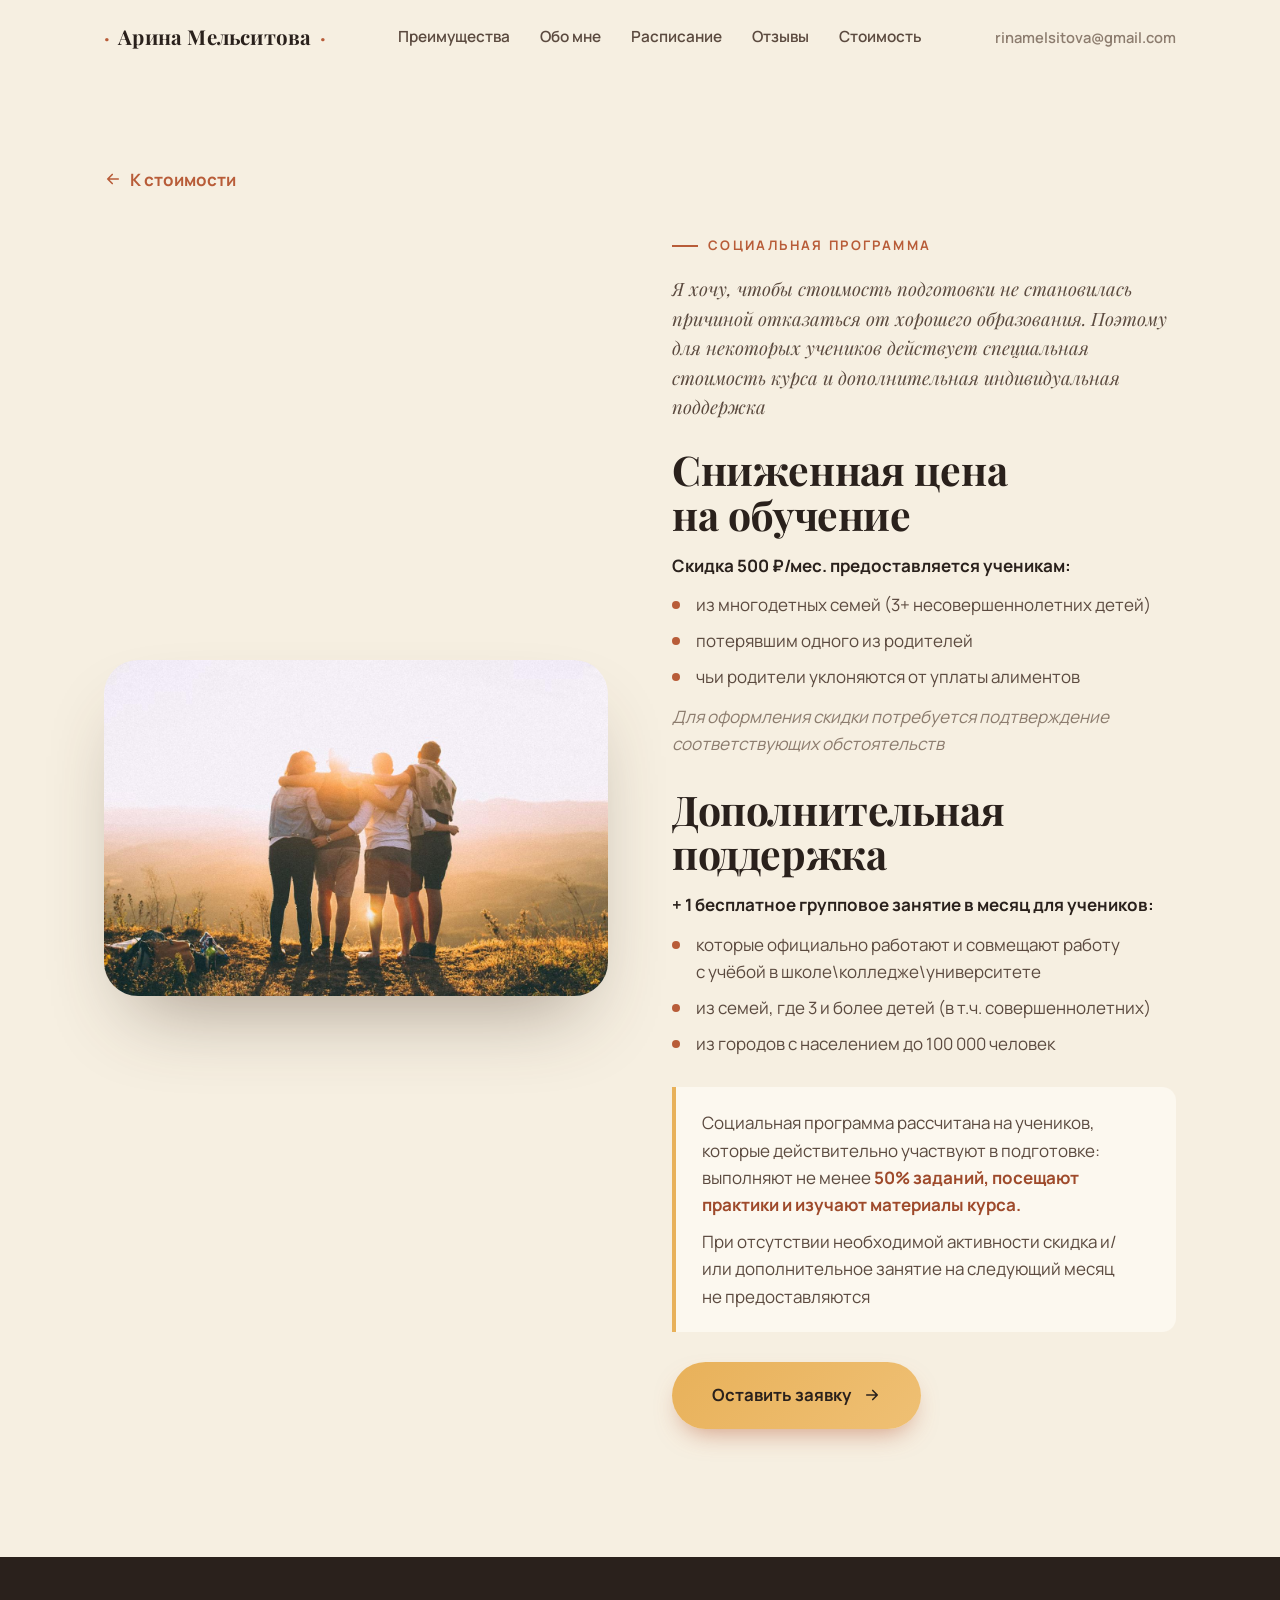
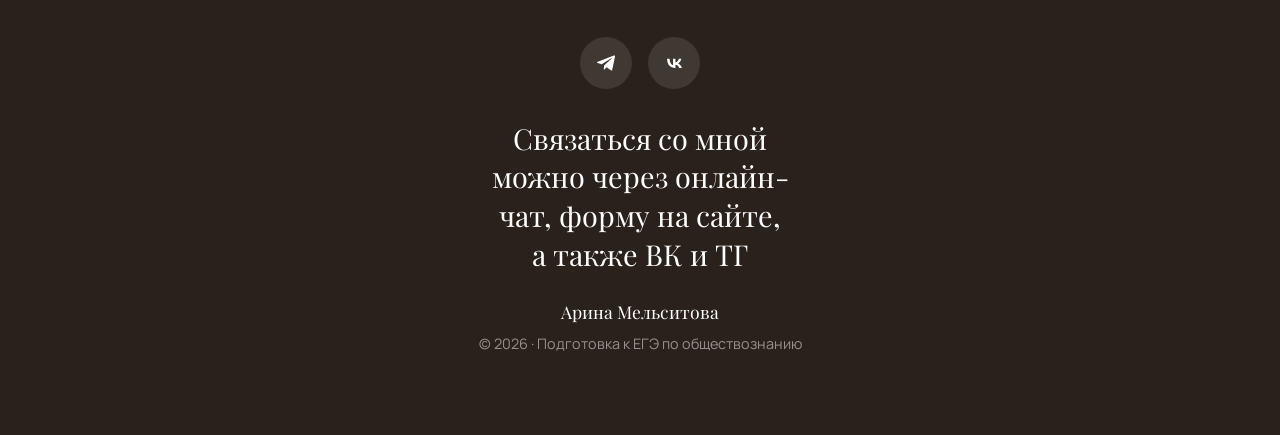
<file: socialnaya-programma.html>
<!DOCTYPE html>
<html lang="ru">
<head>
  <meta charset="UTF-8" />
  <meta name="viewport" content="width=device-width, initial-scale=1.0" />
  <!-- Yandex.Metrika counter -->
  <script type="text/javascript">
    (function(m,e,t,r,i,k,a){
      m[i]=m[i]||function(){(m[i].a=m[i].a||[]).push(arguments)};
      m[i].l=1*new Date();
      for (var j = 0; j < document.scripts.length; j++) {if (document.scripts[j].src === r) { return; }}
      k=e.createElement(t),a=e.getElementsByTagName(t)[0],k.async=1,k.src=r,a.parentNode.insertBefore(k,a)
    })(window, document,'script','https://mc.yandex.ru/metrika/tag.js?id=113063867', 'ym');

    ym(113063867, 'init', {ssr:true, webvisor:true, clickmap:true, ecommerce:"dataLayer", referrer: document.referrer, url: location.href, accurateTrackBounce:true, trackLinks:true});
  </script>
  <!-- /Yandex.Metrika counter -->
  <title>Социальная программа — Арина Мельситова</title>
  <meta name="description" content="Сниженная цена на обучение и дополнительная поддержка для учеников, которым это действительно нужно." />
  <link rel="preconnect" href="https://fonts.googleapis.com" />
  <link rel="preconnect" href="https://fonts.gstatic.com" crossorigin />
  <link href="https://fonts.googleapis.com/css2?family=Manrope:wght@400;500;600;700;800&family=Playfair+Display:ital,wght@0,500;0,600;0,700;0,800;1,500;1,600&display=swap" rel="stylesheet" />
  <link rel="stylesheet" href="assets/css/style.css" />
  <script>document.documentElement.classList.add('js');</script>
</head>
<body>
  <noscript><div><img src="https://mc.yandex.ru/watch/113063867" style="position:absolute; left:-9999px;" alt="" /></div></noscript>
  <div class="scroll-progress" aria-hidden="true"></div>

  <header class="header">
    <div class="header__inner">
      <a href="index.html" class="brand"><span class="dot">·</span> Арина Мельситова <span class="dot">·</span></a>
      <nav class="nav">
        <a href="index.html#features">Преимущества</a>
        <a href="index.html#about">Обо мне</a>
        <a href="index.html#roadmap">Расписание</a>
        <a href="otzyvy.html">Отзывы</a>
        <a href="index.html#pricing">Стоимость</a>
      </nav>
      <div class="header__cta">
        <a href="mailto:rinamelsitova@gmail.com" class="header__mail">rinamelsitova@gmail.com</a>
        <button class="burger" aria-label="Меню"><span></span><span></span><span></span></button>
      </div>
    </div>
  </header>
  <div class="mobile-menu">
    <a href="index.html#features">Преимущества</a>
    <a href="index.html#about">Обо мне</a>
    <a href="index.html#roadmap">Расписание</a>
    <a href="otzyvy.html">Отзывы</a>
    <a href="index.html#pricing">Стоимость</a>
    <a href="index.html#form" class="btn btn--primary">Записаться</a>
  </div>

  <section class="page-hero container" style="text-align:left">
    <a href="index.html#pricing" class="back-link reveal">
      <svg width="18" height="18" viewBox="0 0 24 24" fill="none"><path d="M19 12H5M11 6l-6 6 6 6" stroke="currentColor" stroke-width="2.2" stroke-linecap="round" stroke-linejoin="round"/></svg>
      К стоимости
    </a>
  </section>

  <!-- ============================= СОЦПРОГРАММА ============================= -->
  <section class="section" style="padding-top:10px">
    <div class="container social-hero">
      <div class="social-hero__media reveal-left">
        <img src="assets/img/social.jpg" alt="" />
      </div>
      <div class="reveal-right">
        <span class="eyebrow">Социальная программа</span>
        <p class="social-block__intro" style="margin-top:18px">Я хочу, чтобы стоимость подготовки не становилась причиной отказаться от хорошего образования. Поэтому для некоторых учеников действует специальная стоимость курса и дополнительная индивидуальная поддержка</p>

        <div class="social-block">
          <h2 class="display">Сниженная цена на обучение</h2>
          <p>Скидка 500 ₽/мес. предоставляется ученикам:</p>
          <ul class="social-list">
            <li>из многодетных семей (3+ несовершеннолетних детей)</li>
            <li>потерявшим одного из родителей</li>
            <li>чьи родители уклоняются от уплаты алиментов</li>
          </ul>
          <p style="margin-top:12px;font-style:italic;color:var(--muted)">Для оформления скидки потребуется подтверждение соответствующих обстоятельств</p>
        </div>

        <div class="social-block">
          <h2 class="display">Дополнительная поддержка</h2>
          <p>+ 1 бесплатное групповое занятие в месяц для учеников:</p>
          <ul class="social-list">
            <li>которые официально работают и совмещают работу с учёбой в школе\колледже\университете</li>
            <li>из семей, где 3 и более детей (в т.ч. совершеннолетних)</li>
            <li>из городов с населением до 100 000 человек</li>
          </ul>
        </div>

        <div class="social-note reveal">
          <p>Социальная программа рассчитана на учеников, которые действительно участвуют в подготовке: выполняют не менее <b>50% заданий, посещают практики и изучают материалы курса.</b></p>
          <p style="margin-top:10px">При отсутствии необходимой активности скидка и/или дополнительное занятие на следующий месяц не предоставляются</p>
        </div>

        <div style="margin-top:30px">
          <a href="index.html#form" class="btn btn--primary btn--lg">Оставить заявку
            <svg width="18" height="18" viewBox="0 0 24 24" fill="none"><path d="M5 12h14M13 6l6 6-6 6" stroke="currentColor" stroke-width="2.2" stroke-linecap="round" stroke-linejoin="round"/></svg>
          </a>
        </div>
      </div>
    </div>
  </section>

  <footer class="footer">
    <div class="footer__socials">
      <a href="https://t.me/suns4ines" target="_blank" rel="noopener" aria-label="Telegram"><svg viewBox="0 0 24 24"><path d="M9.78 18.65l.28-4.23 7.68-6.92c.34-.31-.07-.46-.52-.19L7.74 13.3 3.64 12c-.88-.25-.89-.86.2-1.3l15.97-6.16c.73-.33 1.43.18 1.15 1.3l-2.72 12.81c-.19.91-.74 1.13-1.5.71l-4.14-3.05-1.99 1.93c-.23.23-.42.42-.83.42z"/></svg></a>
      <a href="https://vk.ru/amelsitova2" target="_blank" rel="noopener" aria-label="ВКонтакте"><svg viewBox="0 0 24 24"><path d="M13.16 17.03c-5.06 0-7.95-3.47-8.07-9.24h2.54c.08 4.23 1.94 6.02 3.42 6.39V7.79h2.39v3.66c1.46-.16 2.99-1.82 3.51-3.66h2.39c-.4 2.27-2.06 3.93-3.24 4.61 1.18.55 3.07 2 3.79 4.63h-2.63c-.56-1.75-1.96-3.11-3.82-3.29v3.29z"/></svg></a>
    </div>
    <p class="footer__text">Связаться со мной можно через онлайн-чат, форму на сайте, а также ВК и ТГ</p>
    <p class="footer__brand">Арина Мельситова</p>
    <p class="footer__copy">© 2026 · Подготовка к ЕГЭ по обществознанию</p>
  </footer>

  <script src="assets/js/main.js"></script>

  <!-- Виджет Bitrix24 «Связаться» (цвет/позиция настраиваются в панели Bitrix24) -->
  <script>
    (function(w,d,u){
      var s=d.createElement('script');s.async=true;s.src=u+'?'+(Date.now()/60000|0);
      var h=d.getElementsByTagName('script')[0];h.parentNode.insertBefore(s,h);
    })(window,document,'https://cdn-ru.bitrix24.ru/b38894660/crm/site_button/loader_1_pqqqba.js');
  </script>
</body>
</html>
</file>
<file: assets/css/style.css>
/* =============================================================
   Арина Мельситова — подготовка к ЕГЭ по обществознанию
   Дизайн-система и стили. Автор редизайна: Claude.
   Палитра, типографика и компоненты вынесены в переменные,
   чтобы сайт легко было развивать и перекрашивать.
   ============================================================= */

/* ---------- 1. Токены дизайна ---------- */
:root {
  /* Цвета */
  --cream:      #F6EFE1;   /* фон страницы */
  --cream-2:    #FCF8EF;   /* карточки, светлые блоки */
  --cream-3:    #EFE4D1;   /* разделители, мягкие подложки */
  --ink:        #2A211C;   /* тёмный эспрессо: текст, тёмные секции */
  --ink-2:      #3B2E27;
  --ink-soft:   #5B4A3F;   /* вторичный текст */
  --muted:      #8C7C6E;   /* приглушённый текст */
  --rust:       #B85C38;   /* основной терракотовый акцент */
  --rust-deep:  #9E4A2B;
  --amber:      #E8B15A;   /* золото / кнопки-акции */
  --amber-soft: #F4D9A6;
  --peach:      #F0C6A6;
  --line:       rgba(42,33,28,.12);

  /* Типографика */
  --font-display: "Playfair Display", "Times New Roman", serif;
  --font-body:    "Manrope", -apple-system, BlinkMacSystemFont, "Segoe UI", Roboto, sans-serif;

  /* Скругления */
  --r:    24px;
  --r-lg: 34px;
  --r-sm: 14px;

  /* Тени (тёплые) */
  --shadow-sm: 0 4px 14px rgba(74,54,40,.08);
  --shadow:    0 18px 40px -18px rgba(74,54,40,.30);
  --shadow-lg: 0 40px 80px -30px rgba(74,54,40,.45);

  /* Раскладка */
  --container: 1200px;
  --gutter: clamp(20px, 5vw, 64px);
  --header-h: 76px;

  --ease: cubic-bezier(.22,.61,.36,1);
}

/* ---------- 2. Сброс и базовые ---------- */
* { margin: 0; padding: 0; box-sizing: border-box; }
html { scroll-behavior: smooth; -webkit-text-size-adjust: 100%; }

body {
  font-family: var(--font-body);
  color: var(--ink);
  background: var(--cream);
  line-height: 1.6;
  font-size: 17px;
  overflow-x: hidden;
  -webkit-font-smoothing: antialiased;
  text-rendering: optimizeLegibility;
}

img { display: block; max-width: 100%; height: auto; }
a { color: inherit; text-decoration: none; }
button { font-family: inherit; cursor: pointer; border: none; background: none; }
ul { list-style: none; }

::selection { background: var(--amber); color: var(--ink); }

/* ---------- 3. Утилиты раскладки ---------- */
.container {
  width: 100%;
  max-width: var(--container);
  margin-inline: auto;
  padding-inline: var(--gutter);
}
.section { padding-block: clamp(72px, 10vw, 140px); position: relative; }
.section--tight { padding-block: clamp(56px, 7vw, 96px); }

/* ---------- 4. Типографика ---------- */
.display {
  font-family: var(--font-display);
  font-weight: 700;
  line-height: 1.08;
  letter-spacing: -.01em;
}
h1.display { font-size: clamp(2.5rem, 5.6vw, 4.6rem); }
h2.display { font-size: clamp(2.1rem, 4.6vw, 3.5rem); }
h3.display { font-size: clamp(1.5rem, 2.6vw, 2.1rem); }

.eyebrow {
  display: inline-flex;
  align-items: center;
  gap: 10px;
  font-size: .82rem;
  font-weight: 700;
  letter-spacing: .18em;
  text-transform: uppercase;
  color: var(--rust);
}
.eyebrow::before {
  content: "";
  width: 26px; height: 2px;
  background: var(--rust);
  display: inline-block;
}
.lead {
  font-size: clamp(1.05rem, 1.6vw, 1.25rem);
  color: var(--ink-soft);
  max-width: 62ch;
}
.section-head { max-width: 780px; margin-bottom: clamp(40px, 5vw, 64px); }
.section-head--center { margin-inline: auto; text-align: center; }
.section-head .eyebrow { margin-bottom: 18px; }
.section-head h2 { margin-bottom: 18px; }
.text-rust { color: var(--rust); }
.text-amber { color: var(--amber); }

/* ---------- 5. Кнопки ---------- */
.btn {
  display: inline-flex;
  align-items: center;
  gap: 12px;
  padding: 16px 30px;
  border-radius: 100px;
  font-weight: 700;
  font-size: 1rem;
  transition: transform .35s var(--ease), box-shadow .35s var(--ease), background .3s;
  will-change: transform;
}
.btn svg { transition: transform .35s var(--ease); }
.btn:hover svg { transform: translateX(5px); }
.btn--primary {
  background: linear-gradient(135deg, var(--amber), #efc074);
  color: var(--ink);
  box-shadow: 0 12px 26px -10px rgba(184,92,56,.6);
}
.btn--primary:hover { transform: translateY(-3px); box-shadow: 0 20px 40px -12px rgba(184,92,56,.7); }
.btn--dark { background: var(--ink); color: var(--cream-2); }
.btn--dark:hover { transform: translateY(-3px); background: var(--rust-deep); }
.btn--ghost { border: 1.5px solid var(--line); color: var(--ink); }
.btn--ghost:hover { border-color: var(--rust); color: var(--rust); transform: translateY(-3px); }
.btn--block { width: 100%; justify-content: center; }
.btn--lg { padding: 20px 40px; font-size: 1.05rem; }

/* ---------- 6. Шапка ---------- */
.header {
  position: fixed;
  inset: 0 0 auto 0;
  height: var(--header-h);
  z-index: 100;
  display: flex;
  align-items: center;
  transition: height .35s var(--ease), background .35s, box-shadow .35s, border-color .35s;
  border-bottom: 1px solid transparent;
}
.header.is-scrolled {
  height: 62px;
  background: rgba(246,239,225,.82);
  backdrop-filter: blur(14px);
  -webkit-backdrop-filter: blur(14px);
  border-bottom-color: var(--line);
  box-shadow: var(--shadow-sm);
}
.header__inner {
  width: 100%;
  max-width: var(--container);
  margin-inline: auto;
  padding-inline: var(--gutter);
  display: flex;
  align-items: center;
  justify-content: space-between;
  gap: 24px;
}
.brand {
  font-family: var(--font-display);
  font-weight: 700;
  font-size: 1.28rem;
  letter-spacing: .01em;
  white-space: nowrap;
  display: inline-flex;
  align-items: center;
  gap: 8px;
}
.brand .dot { color: var(--rust); }
.nav { display: flex; align-items: center; gap: 30px; }
.nav a {
  font-size: .96rem;
  font-weight: 600;
  color: var(--ink-soft);
  position: relative;
  padding: 6px 0;
  white-space: nowrap;
  transition: color .25s;
}
.nav a::after {
  content: "";
  position: absolute;
  left: 0; bottom: 0;
  width: 100%; height: 2px;
  background: var(--rust);
  transform: scaleX(0);
  transform-origin: left;
  transition: transform .3s var(--ease);
}
.nav a:hover { color: var(--rust); }
.nav a:hover::after { transform: scaleX(1); }
.header__cta { display: flex; align-items: center; gap: 18px; }
.header__mail { font-size: .92rem; font-weight: 600; color: var(--muted); transition: color .25s; }
.header__mail:hover { color: var(--rust); }

.burger { display: none; width: 44px; height: 44px; border-radius: 12px; position: relative; }
.burger span {
  position: absolute; left: 11px; right: 11px; height: 2px;
  background: var(--ink); border-radius: 2px;
  transition: transform .3s var(--ease), opacity .2s;
}
.burger span:nth-child(1) { top: 15px; }
.burger span:nth-child(2) { top: 21px; }
.burger span:nth-child(3) { top: 27px; }
.burger.is-open span:nth-child(1) { transform: translateY(6px) rotate(45deg); }
.burger.is-open span:nth-child(2) { opacity: 0; }
.burger.is-open span:nth-child(3) { transform: translateY(-6px) rotate(-45deg); }

/* Прогресс-бар прокрутки */
.scroll-progress {
  position: fixed; top: 0; left: 0;
  height: 3px; width: 0;
  background: linear-gradient(90deg, var(--rust), var(--amber));
  z-index: 200;
  transition: width .1s linear;
}

/* Мобильное меню */
.mobile-menu {
  position: fixed; inset: 0;
  z-index: 99;
  background: var(--cream);
  padding: calc(var(--header-h) + 30px) var(--gutter) 40px;
  display: flex; flex-direction: column; gap: 6px;
  transform: translateX(100%);
  transition: transform .45s var(--ease);
  visibility: hidden;
}
.mobile-menu.is-open { transform: translateX(0); visibility: visible; }
.mobile-menu a:not(.btn) {
  font-family: var(--font-display);
  font-size: 1.8rem; font-weight: 600;
  padding: 12px 0;
  border-bottom: 1px solid var(--line);
}
.mobile-menu .btn {
  margin-top: 28px;
  align-self: flex-start;
  font-family: var(--font-body);
  font-size: 1.05rem;
  padding: 16px 34px;
  border-bottom: none;
  justify-content: center;
}

/* ---------- 7. Hero ---------- */
.hero {
  position: relative;
  min-height: 100svh;
  display: flex;
  align-items: center;
  overflow: hidden;
  padding-top: var(--header-h);
}
.hero__bg {
  position: absolute; inset: -8% 0 0 0;
  z-index: 0;
  will-change: transform;
}
.hero__bg img { width: 100%; height: 116%; object-fit: cover; object-position: center 30%; }
.hero__scrim {
  position: absolute; inset: 0; z-index: 1;
  background:
    linear-gradient(90deg, rgba(28,20,16,.20) 0%, rgba(28,20,16,.05) 45%, rgba(28,20,16,.35) 100%),
    linear-gradient(180deg, rgba(28,20,16,.35) 0%, rgba(28,20,16,0) 30%, rgba(28,20,16,.55) 100%);
}
.hero__inner { position: relative; z-index: 2; width: 100%; }
.hero__content { max-width: 660px; margin-left: auto; text-align: left; color: #fff; }
.hero__badge {
  display: inline-flex; align-items: center; gap: 10px;
  margin-bottom: 22px; padding: 11px 22px 11px 18px;
  border-radius: 100px;
  background: linear-gradient(100deg, var(--amber) 0%, #f0b95f 55%, #f6c96f 100%);
  border: 1px solid rgba(255,255,255,.5);
  color: var(--ink); font-weight: 800; font-size: .96rem; letter-spacing: .01em;
  text-transform: uppercase;
  box-shadow: 0 10px 34px rgba(216,155,74,.5), 0 2px 6px rgba(0,0,0,.15);
  animation: badgeGlow 2.4s ease-in-out infinite;
}
.hero__badge-dot {
  width: 10px; height: 10px; border-radius: 50%;
  background: var(--rust-deep); flex: none;
  box-shadow: 0 0 0 0 rgba(122,58,32,.55);
  animation: badgePulse 1.8s ease-out infinite;
}
@keyframes badgePulse {
  0%   { box-shadow: 0 0 0 0 rgba(122,58,32,.55); }
  70%  { box-shadow: 0 0 0 10px rgba(122,58,32,0); }
  100% { box-shadow: 0 0 0 0 rgba(122,58,32,0); }
}
@keyframes badgeGlow {
  0%, 100% { box-shadow: 0 10px 30px rgba(216,155,74,.42), 0 2px 6px rgba(0,0,0,.15); }
  50%      { box-shadow: 0 12px 42px rgba(216,155,74,.72), 0 2px 6px rgba(0,0,0,.15); }
}
.js .hero__badge { opacity: 0; transform: translateY(16px); transition: opacity .7s var(--ease), transform .7s var(--ease); }
.hero.is-in .hero__badge { opacity: 1; transform: none; }
.hero h1 { color: #fff; margin-bottom: 26px; text-shadow: 0 3px 26px rgba(0,0,0,.4); }
.hero h1 em { font-style: italic; color: var(--amber-soft); }
.hero__sub {
  font-size: clamp(1.05rem, 1.5vw, 1.28rem);
  color: rgba(255,255,255,.9);
  margin-bottom: 36px;
  max-width: 52ch;
  text-shadow: 0 1px 14px rgba(0,0,0,.4);
}
.hero__actions { display: flex; gap: 16px; flex-wrap: wrap; }
.hero__cue {
  position: absolute; left: 50%; bottom: 26px;
  transform: translateX(-50%);
  z-index: 3;
  color: #fff; opacity: .85;
  animation: bob 2.2s ease-in-out infinite;
}
@keyframes bob { 0%,100%{ transform: translate(-50%,0);} 50%{ transform: translate(-50%,10px);} }

/* Построчное появление заголовка (без обрезки текста и тени) */
.reveal-line { display: block; }
.js .reveal-line > span { display: block; opacity: 0; transform: translateY(42px); transition: opacity .85s var(--ease), transform .85s var(--ease); }
.hero.is-in .reveal-line > span { opacity: 1; transform: none; }
.hero.is-in .reveal-line:nth-child(2) > span { transition-delay: .09s; }
.hero.is-in .reveal-line:nth-child(3) > span { transition-delay: .18s; }
.js .hero__sub, .js .hero__actions { opacity: 0; transform: translateY(24px); transition: opacity .8s var(--ease) .45s, transform .8s var(--ease) .45s; }
.hero.is-in .hero__sub, .hero.is-in .hero__actions { opacity: 1; transform: none; }

/* ---------- 8. Секция «Это не просто курс» (features) ---------- */
.features-grid {
  display: grid;
  grid-template-columns: repeat(4, 1fr);
  gap: clamp(18px, 2vw, 26px);
}
.feature-card {
  background: var(--cream-2);
  border-radius: var(--r);
  padding: 14px 14px 26px;
  box-shadow: var(--shadow-sm);
  border: 1px solid rgba(255,255,255,.7);
  transition: transform .5s var(--ease), box-shadow .5s var(--ease);
  overflow: hidden;
}
.feature-card:hover { transform: translateY(-8px); box-shadow: var(--shadow); }
.feature-card__media { border-radius: var(--r-sm); overflow: hidden; margin-bottom: 20px; aspect-ratio: 4/3; }
.feature-card__media img { width: 100%; height: 100%; object-fit: cover; transition: transform .7s var(--ease); }
.feature-card:hover .feature-card__media img { transform: scale(1.07); }
.feature-card__num {
  font-family: var(--font-display);
  font-size: .95rem; color: var(--rust); font-weight: 700;
}
.feature-card h3 { font-family: var(--font-display); font-size: 1.5rem; margin: 6px 0 12px; }
.feature-card p { font-size: .97rem; color: var(--ink-soft); }
.feature-card p b { color: var(--rust-deep); }

/* ---------- 9. Секция «Пять — не случайное число» (stats) ---------- */
.stats {
  position: relative;
  color: #fff;
  overflow: hidden;
  border-radius: var(--r-lg);
  margin-inline: var(--gutter);
}
.stats__bg { position: absolute; inset: 0; z-index: 0; }
.stats__bg img { width: 100%; height: 100%; object-fit: cover; }
.stats__bg::after { content:""; position:absolute; inset:0; background: linear-gradient(180deg, rgba(30,22,17,.82), rgba(30,22,17,.7)); }
.stats__inner { position: relative; z-index: 1; padding: clamp(60px,8vw,110px) var(--gutter); }
.stats h2 { color: #fff; text-align: center; max-width: 900px; margin: 0 auto 18px; }
.stats__quote {
  text-align: center; max-width: 640px; margin: 0 auto clamp(48px,6vw,72px);
  font-size: 1.12rem; color: rgba(255,255,255,.86);
  border-top: 1px solid rgba(255,255,255,.25);
  border-bottom: 1px solid rgba(255,255,255,.25);
  padding: 20px 0; font-family: var(--font-display); font-style: italic;
}
.stats__grid { display: grid; grid-template-columns: repeat(3, 1fr); gap: clamp(24px,4vw,50px); max-width: 940px; margin-inline: auto; }
.stat { text-align: center; }
.stat__num { font-family: var(--font-display); font-weight: 800; font-size: clamp(3.4rem, 7vw, 5.5rem); line-height: 1; color: var(--amber); }
.stat__num .suf { font-size: .5em; }
.stat__label { font-size: 1.12rem; font-weight: 700; margin: 10px 0 6px; }
.stat__desc { font-size: .95rem; color: rgba(255,255,255,.75); max-width: 24ch; margin-inline: auto; }

/* ---------- 10. Секция «У тебя всегда будет что делать» (steps) ---------- */
.steps { display: flex; flex-direction: column; gap: clamp(28px, 4vw, 48px); }
.step-row {
  display: grid;
  grid-template-columns: 0.9fr 1.1fr;
  gap: clamp(24px, 4vw, 56px);
  align-items: center;
  background: var(--cream-2);
  border-radius: var(--r-lg);
  padding: clamp(16px,2vw,22px);
  box-shadow: var(--shadow-sm);
}
.step-row:nth-child(even) .step-row__media { order: 2; }
.step-row__media { border-radius: var(--r); overflow: hidden; aspect-ratio: 5/4; }
.step-row__media img { width: 100%; height: 100%; object-fit: cover; transition: transform .8s var(--ease); }
.step-row:hover .step-row__media img { transform: scale(1.05); }
.step-row__body { padding: clamp(10px,2vw,30px) clamp(10px,2vw,26px); }
.step-badge {
  display: inline-flex; gap: 8px; align-items: center;
  background: var(--amber-soft); color: var(--rust-deep);
  font-weight: 700; font-size: .85rem; padding: 7px 15px; border-radius: 100px; margin-bottom: 16px;
}
.step-row__body h3 { font-family: var(--font-display); font-size: clamp(1.4rem,2.4vw,2rem); margin-bottom: 10px; }
.step-row__tag { color: var(--rust); font-weight: 700; margin-bottom: 14px; }
.step-row__body p { color: var(--ink-soft); font-size: 1rem; }
.step-row__body p + p { margin-top: 12px; }

/* ---------- 11. Секция «Обществознание — это про жизнь» (quote) ---------- */
.life {
  position: relative; color: #fff; text-align: center; overflow: hidden;
}
.life__bg { position: absolute; inset: 0; z-index: 0; }
.life__bg img { width: 100%; height: 100%; object-fit: cover; }
.life__bg::after { content:""; position:absolute; inset:0; background: linear-gradient(180deg, rgba(26,18,14,.7), rgba(26,18,14,.8)); }
.life__inner { position: relative; z-index: 1; max-width: 860px; margin-inline: auto; }
.life h2 { color: #fff; font-style: italic; margin-bottom: 26px; }
.life p { font-size: clamp(1.05rem,1.7vw,1.3rem); color: rgba(255,255,255,.9); }
.life p + p { margin-top: 16px; }
.life u { text-decoration-color: var(--amber); text-underline-offset: 4px; }

/* ---------- 12. Секция «Ты пройдёшь этот путь» (roadmap timeline) ---------- */
.roadmap__track { position: relative; }
.road-line {
  position: absolute; left: 50%; top: 0; bottom: 0; width: 2px;
  background: var(--line); transform: translateX(-50%);
}
.road-line__fill {
  position: absolute; left: 0; top: 0; width: 100%; height: 0;
  background: linear-gradient(180deg, var(--rust), var(--amber));
}
.road-item {
  position: relative;
  display: grid; grid-template-columns: 1fr 56px 1fr;
  gap: 10px; align-items: center;
  margin-block: clamp(20px, 3vw, 34px);
}
.road-item__dot {
  grid-column: 2;
  grid-row: 1;
  width: 18px; height: 18px; border-radius: 50%;
  background: var(--cream); border: 3px solid var(--rust);
  justify-self: center; z-index: 2;
  transition: transform .45s var(--ease), background .45s, border-color .45s, box-shadow .45s;
}
/* Точка серая, пока линия до неё не дошла; загорается, когда линия проходит через неё */
.js .road-item__dot { border-color: #c4b8aa; box-shadow: 0 0 0 0 rgba(232,177,90,0); }
.road-item.is-lit .road-item__dot {
  background: var(--amber); border-color: var(--rust);
  transform: scale(1.3);
  box-shadow: 0 0 0 7px rgba(232,177,90,.28);
}
.road-card {
  grid-row: 1;
  background: var(--cream-2); border-radius: var(--r);
  overflow: hidden; box-shadow: var(--shadow-sm);
  display: flex; flex-direction: column;
  transition: transform .5s var(--ease), box-shadow .5s var(--ease);
}
.road-card:hover { transform: translateY(-6px); box-shadow: var(--shadow); }
.road-item:nth-child(odd)  .road-card { grid-column: 1; }
.road-item:nth-child(even) .road-card { grid-column: 3; }
.road-card__media { position: relative; aspect-ratio: 16/9; overflow: hidden; }
.road-card__media img { width: 100%; height: 100%; object-fit: cover; transition: transform .7s var(--ease), filter .9s var(--ease); }
.road-card:hover .road-card__media img { transform: scale(1.06); }
/* Фото майлстоуна серое, пока до него не доскроллили; окрашивается при появлении */
.js .road-card__media img { filter: grayscale(1) contrast(.92) brightness(1.02); }
.road-item.is-lit .road-card__media img { filter: none; }
.road-card__body { padding: 20px 24px 26px; }
.road-card__body h3 { font-family: var(--font-display); font-size: 1.4rem; margin-bottom: 8px; }
.road-card__body p { color: var(--ink-soft); font-size: .96rem; }

/* ---------- 13. Секция «Обо мне» (about) ---------- */
.about {
  position: relative;
  background: linear-gradient(120deg, var(--amber-soft) 0%, var(--peach) 55%, #e8a48f 100%);
  overflow: hidden;
}
.about__inner { display: grid; grid-template-columns: 1.15fr .85fr; gap: clamp(30px,5vw,70px); align-items: center; }
.about h2 { margin-bottom: 30px; }
.about__sub { font-weight: 800; color: var(--rust-deep); margin-bottom: 20px; font-size: 1.15rem; }
.about-list { display: flex; flex-direction: column; gap: 18px; }
.about-list li {
  position: relative; padding-left: 34px;
  color: var(--ink-2); font-size: 1.02rem;
}
.about-list li::before {
  content: ""; position: absolute; left: 0; top: 4px;
  width: 20px; height: 20px; border-radius: 50%;
  background: var(--ink);
  -webkit-mask: url("data:image/svg+xml,%3Csvg xmlns='http://www.w3.org/2000/svg' viewBox='0 0 24 24'%3E%3Cpath fill='white' d='M9 16.17 4.83 12l-1.42 1.41L9 19 21 7l-1.41-1.41z'/%3E%3C/svg%3E") center/contain no-repeat;
          mask: url("data:image/svg+xml,%3Csvg xmlns='http://www.w3.org/2000/svg' viewBox='0 0 24 24'%3E%3Cpath fill='white' d='M9 16.17 4.83 12l-1.42 1.41L9 19 21 7l-1.41-1.41z'/%3E%3C/svg%3E") center/contain no-repeat;
}
.about-list li b, .about-list li strong { color: var(--rust-deep); }
.about__title { font-weight: 800; }
/* Пункты «обо мне» появляются по очереди, когда блок доскроллили */
.js .about-list li { opacity: 0; transform: translateY(18px); transition: opacity .6s var(--ease), transform .6s var(--ease); }
.reveal-left.is-in .about-list li { opacity: 1; transform: none; }
.reveal-left.is-in .about-list li:nth-child(1) { transition-delay: .10s; }
.reveal-left.is-in .about-list li:nth-child(2) { transition-delay: .20s; }
.reveal-left.is-in .about-list li:nth-child(3) { transition-delay: .30s; }
.reveal-left.is-in .about-list li:nth-child(4) { transition-delay: .40s; }
.reveal-left.is-in .about-list li:nth-child(5) { transition-delay: .50s; }
.about__photo { position: relative; justify-self: center; }
.about__photo img { border-radius: var(--r-lg); box-shadow: var(--shadow-lg); width: min(400px, 100%); animation: float 6s ease-in-out infinite; }
@keyframes float { 0%, 100% { transform: translateY(0); } 50% { transform: translateY(-12px); } }
.about__photo::before {
  content: ""; position: absolute; inset: 18px -18px -18px 18px;
  border: 2px solid rgba(255,255,255,.6); border-radius: var(--r-lg); z-index: -1;
}

/* ---------- 14. Секция «Выбери формат» (pricing) ---------- */
.pricing-grid { display: flex; flex-direction: column; gap: 22px; }
.price-card {
  display: grid; grid-template-columns: 300px 1fr auto; gap: clamp(20px,3vw,48px);
  align-items: center;
  background: var(--cream-2); border-radius: var(--r-lg);
  padding: clamp(26px,3vw,42px);
  box-shadow: var(--shadow-sm);
  border: 1.5px solid transparent;
  transition: transform .45s var(--ease), box-shadow .45s var(--ease), border-color .45s;
  position: relative;
}
.price-card:hover { transform: translateY(-5px); box-shadow: var(--shadow); border-color: var(--peach); }
.price-card--featured { border-color: var(--amber); background: linear-gradient(180deg, #fff8ec, var(--cream-2)); }
.price-card__badge {
  position: absolute; top: -13px; left: clamp(26px,3vw,42px);
  background: var(--rust); color: #fff; font-size: .78rem; font-weight: 700;
  padding: 6px 16px; border-radius: 100px; letter-spacing: .03em;
}
.price-card__head h3 { font-family: var(--font-display); color: var(--rust-deep); font-size: 1.6rem; margin-bottom: 8px; }
.price-card__price { font-size: 1.7rem; font-weight: 800; color: var(--ink); }
.price-card__price span { font-size: .95rem; font-weight: 600; color: var(--muted); }
.price-card__list-title { font-weight: 800; margin-bottom: 10px; font-size: .95rem; }
.price-card__list li { position: relative; padding-left: 22px; color: var(--ink-soft); margin-bottom: 7px; font-size: .97rem; }
.price-card__list li::before { content: ""; position: absolute; left: 0; top: 9px; width: 7px; height: 7px; border-radius: 50%; background: var(--amber); }
.pricing__social-link { display: flex; justify-content: center; margin-top: 34px; }

/* ---------- 15. Секция отзывов-CTA (library) ---------- */
.result {
  display: grid; grid-template-columns: 1fr 1fr; align-items: stretch;
  background: var(--amber-soft);
  border-radius: var(--r-lg); overflow: hidden;
  margin-inline: var(--gutter);
}
.result__media { min-height: 380px; }
.result__media img { width: 100%; height: 100%; object-fit: cover; }
.result__body { padding: clamp(36px,5vw,72px); align-self: center; }
.result__body h2 { margin-bottom: 20px; }
.result__body p { color: var(--ink-soft); margin-bottom: 30px; font-size: 1.1rem; }

/* ---------- 16. Форма «Время начать» (form) ---------- */
.cta-form {
  position: relative; color: #fff; overflow: hidden;
}
.cta-form__bg { position: absolute; inset: 0; z-index: 0; }
.cta-form__bg img { width: 100%; height: 100%; object-fit: cover; }
.cta-form__bg::after { content:""; position:absolute; inset:0; background: linear-gradient(180deg, rgba(120,58,30,.86), rgba(60,30,18,.92)); }
.cta-form__inner { position: relative; z-index: 1; max-width: 720px; margin-inline: auto; text-align: center; }
.cta-form h2 { color: #fff; margin-bottom: 16px; }
.cta-form__sub { color: rgba(255,255,255,.85); margin: 0 auto 40px; max-width: 56ch; }
.form { text-align: left; display: flex; flex-direction: column; gap: 16px; }
.field { position: relative; }
.field input {
  width: 100%; padding: 18px 20px;
  border-radius: 14px; border: 1.5px solid transparent;
  background: rgba(255,255,255,.96); color: var(--ink);
  font-family: inherit; font-size: 1rem;
  transition: border-color .25s, box-shadow .25s;
}
.field input::placeholder { color: var(--muted); }
.field input:focus { outline: none; border-color: var(--amber); box-shadow: 0 0 0 4px rgba(232,177,90,.25); }
.form__radios-title { color: rgba(255,255,255,.9); font-weight: 700; margin: 10px 0 4px; }
.radio-pills { display: flex; flex-wrap: wrap; gap: 12px; }
.radio-pill { position: relative; }
.radio-pill input { position: absolute; opacity: 0; inset: 0; cursor: pointer; }
.radio-pill span {
  display: inline-block; padding: 12px 22px; border-radius: 100px;
  background: rgba(255,255,255,.14); border: 1.5px solid rgba(255,255,255,.3);
  color: #fff; font-weight: 600; font-size: .95rem;
  transition: all .25s var(--ease);
}
.radio-pill input:checked + span { background: var(--amber); border-color: var(--amber); color: var(--ink); }
.radio-pill input:focus-visible + span { box-shadow: 0 0 0 4px rgba(232,177,90,.4); }
.form .btn { margin-top: 12px; }
.form__consent { text-align: center; color: rgba(255,255,255,.7); font-size: .85rem; margin-top: 4px; }
.form__consent a { text-decoration: underline; }
.form__success {
  display: none; text-align: center; padding: 40px 20px;
  background: rgba(255,255,255,.12); border-radius: var(--r); border: 1px solid rgba(255,255,255,.25);
}
.form__success.is-visible { display: block; animation: pop .5s var(--ease); }
.form__success h3 { font-family: var(--font-display); color: #fff; font-size: 1.6rem; margin-bottom: 8px; }
.form__success p { color: rgba(255,255,255,.85); }
@keyframes pop { from { opacity: 0; transform: scale(.95);} to { opacity: 1; transform: none;} }

/* ---------- 17. Подвал ---------- */
.footer { background: var(--ink); color: rgba(255,255,255,.8); text-align: center; padding: clamp(50px,7vw,80px) var(--gutter); }
.footer__socials { display: flex; justify-content: center; gap: 16px; margin-bottom: 30px; }
.footer__socials a {
  width: 52px; height: 52px; border-radius: 50%;
  display: grid; place-items: center;
  background: rgba(255,255,255,.1);
  transition: background .3s, transform .3s var(--ease);
}
.footer__socials a:hover { background: var(--rust); transform: translateY(-4px); }
.footer__socials svg { width: 24px; height: 24px; fill: #fff; }
.footer__text { font-family: var(--font-display); font-size: clamp(1.3rem,2.4vw,1.8rem); color: #fff; max-width: 20ch; margin: 0 auto 24px; line-height: 1.35; }
.footer__brand { font-family: var(--font-display); font-size: 1.1rem; color: #fff; margin-bottom: 6px; }
.footer__copy { font-size: .9rem; color: rgba(255,255,255,.5); }

/* ---------- 18. Плавающая кнопка ---------- */
.fab {
  position: fixed; left: 22px; bottom: 55px; z-index: 90;
  display: inline-flex; align-items: center; gap: 10px;
  padding: 15px 24px; border-radius: 100px;
  background: var(--rust); color: #fff; font-weight: 700;
  box-shadow: 0 14px 30px -10px rgba(184,92,56,.7);
  transform: translateY(120px); opacity: 0;
  transition: transform .5s var(--ease), opacity .5s, background .3s;
}
.fab.is-visible { transform: none; opacity: 1; }
.fab:hover { background: var(--rust-deep); }
/* На десктопе — обе кнопки в правом нижнем углу на одной линии.
   Порядок: «Записаться» у самого угла, кнопка чата Bitrix — слева от неё
   (чат сдвигаем влево, освобождая угол под «Записаться»).
   На мобильном (≤860px): «Записаться» слева снизу, чат справа — обе на одной высоте. */
@media (min-width: 861px) {
  .fab { left: auto; right: 22px; bottom: 55px; }
  body .b24-widget-button-wrapper.b24-widget-button-position-bottom-right { right: 205px !important; }
}

/* Перекраска виджета Bitrix24 «Связаться» под фирменный цвет (best-effort;
   гарантированно цвет меняется в панели Bitrix24 → Контакт-центр → Внешний вид) */
.b24-widget-button-inner-block,
.b24-widget-button-inner-mask {
  background: linear-gradient(135deg, var(--rust) 0%, var(--rust-deep) 100%) !important;
}
.b24-widget-button-pulse { background: var(--amber) !important; }
.b24-widget-button-inner-item svg,
.b24-widget-button-inner-item path { fill: #fff !important; }

/* ---------- 19. Reveal on scroll (только при доступном JS) ---------- */
.js .reveal { opacity: 0; transform: translateY(38px); transition: opacity .8s var(--ease), transform .8s var(--ease); }
.reveal.is-in { opacity: 1; transform: none; }
.js .reveal-left { opacity: 0; transform: translateX(-46px); transition: opacity .8s var(--ease), transform .8s var(--ease); }
.reveal-left.is-in { opacity: 1; transform: none; }
.js .reveal-right { opacity: 0; transform: translateX(46px); transition: opacity .8s var(--ease), transform .8s var(--ease); }
.reveal-right.is-in { opacity: 1; transform: none; }
[data-delay="1"] { transition-delay: .1s; }
[data-delay="2"] { transition-delay: .2s; }
[data-delay="3"] { transition-delay: .3s; }
[data-delay="4"] { transition-delay: .4s; }

/* ---------- 20. Страница отзывов ---------- */
.page-hero { padding-top: calc(var(--header-h) + clamp(40px,7vw,90px)); text-align: center; }
.page-hero .eyebrow { justify-content: center; }
.page-hero h1 { margin: 18px auto; max-width: 16ch; }
.rev-group { margin-bottom: clamp(50px,7vw,90px); }
.rev-group__title { text-align: center; font-family: var(--font-display); font-size: clamp(1.3rem,2.4vw,1.9rem); color: var(--rust-deep); margin-bottom: 34px; }
.slider { position: relative; }
.slider__viewport { overflow: hidden; }
.slider__track { display: flex; gap: 26px; transition: transform .6s var(--ease); will-change: transform; }
.slide { flex: 0 0 auto; width: min(440px, 82vw); }
.slide img { width: 100%; border-radius: var(--r); box-shadow: var(--shadow); background: var(--cream-2); }
.slider__nav { display: flex; justify-content: center; gap: 14px; margin-top: 26px; align-items: center; }
.slider__btn {
  width: 52px; height: 52px; border-radius: 50%;
  background: var(--cream-2); box-shadow: var(--shadow-sm);
  display: grid; place-items: center; color: var(--ink);
  transition: transform .3s var(--ease), background .3s, color .3s;
}
.slider__btn:hover { background: var(--rust); color: #fff; transform: scale(1.08); }
.slider__btn:disabled { opacity: .4; cursor: default; transform: none; }
.slider__dots { display: flex; gap: 8px; }
.slider__dot { width: 9px; height: 9px; border-radius: 50%; background: var(--line); transition: all .3s; }
.slider__dot.is-active { background: var(--rust); width: 26px; border-radius: 6px; }

/* ---------- 21. Страница соцпрограммы ---------- */
.social-hero { display: grid; grid-template-columns: 1fr 1fr; gap: clamp(30px,5vw,70px); align-items: center; }
.social-hero__media img { border-radius: var(--r-lg); box-shadow: var(--shadow-lg); }
.social-block { margin-bottom: 30px; }
.social-block__intro { font-family: var(--font-display); font-style: italic; font-size: 1.15rem; color: var(--ink-soft); margin-bottom: 26px; }
.social-block h2 { font-size: clamp(1.7rem,3.2vw,2.6rem); margin-bottom: 16px; }
.social-block h2 + p { font-weight: 700; margin-bottom: 12px; }
.social-list li { position: relative; padding-left: 24px; margin-bottom: 9px; color: var(--ink-soft); }
.social-list li::before { content: ""; position: absolute; left: 0; top: 10px; width: 8px; height: 8px; border-radius: 50%; background: var(--rust); }
.social-note {
  background: var(--cream-2); border-left: 4px solid var(--amber);
  padding: 22px 26px; border-radius: 0 var(--r-sm) var(--r-sm) 0;
  color: var(--ink-soft); margin-top: 24px;
}
.social-note b { color: var(--rust-deep); }
.back-link { display: inline-flex; align-items: center; gap: 8px; color: var(--rust); font-weight: 700; margin-bottom: 24px; }
.back-link svg { transition: transform .3s var(--ease); }
.back-link:hover svg { transform: translateX(-4px); }

/* ---------- 22. Адаптив ---------- */
@media (max-width: 1024px) {
  .features-grid { grid-template-columns: repeat(2, 1fr); }
  .price-card { grid-template-columns: 1fr; gap: 20px; }
  .price-card__cta { justify-self: start; }
  /* Таймлайн — единая вертикальная колонка (линия и точки строго совпадают) */
  .road-line { left: 21px; }
  .road-item { grid-template-columns: 42px 1fr; gap: 18px; align-items: center; }
  .road-item__dot { grid-column: 1; }
  .road-item:nth-child(odd) .road-card,
  .road-item:nth-child(even) .road-card { grid-column: 2; }
}
@media (max-width: 860px) {
  .nav, .header__mail { display: none; }
  .burger { display: block; }
  .step-row { grid-template-columns: 1fr; }
  .step-row:nth-child(even) .step-row__media { order: 0; }
  .about__inner { grid-template-columns: 1fr; }
  .about__photo { order: -1; }
  .result { grid-template-columns: 1fr; }
  .result__media { min-height: 260px; }
  .social-hero { grid-template-columns: 1fr; }
  .social-hero__media { order: -1; }
  .stats__grid { grid-template-columns: 1fr; gap: 40px; }
}
@media (max-width: 860px) {
  /* На узких экранах ставим контент над тёмной нижней частью фото и усиливаем затемнение */
  .hero { align-items: flex-end; padding-bottom: clamp(70px, 14vw, 110px); }
  .hero__content { max-width: 100%; margin-left: 0; }
  .hero__scrim {
    background: linear-gradient(180deg, rgba(28,20,16,.35) 0%, rgba(28,20,16,.1) 25%, rgba(28,20,16,.55) 60%, rgba(28,20,16,.8) 100%);
  }
  .hero__bg img { object-position: center 22%; }
}
@media (max-width: 560px) {
  .features-grid { grid-template-columns: 1fr; }
  .hero__content { text-align: left; }
  .btn { padding: 15px 26px; }
}

/* ---------- 23. Уважение к настройкам движения ---------- */
@media (prefers-reduced-motion: reduce) {
  * { animation-duration: .001ms !important; transition-duration: .001ms !important; scroll-behavior: auto !important; }
  .reveal, .reveal-left, .reveal-right, .hero__sub, .hero__actions, .hero__badge { opacity: 1 !important; transform: none !important; }
  .reveal-line > span { transform: none !important; }
}
</file>
